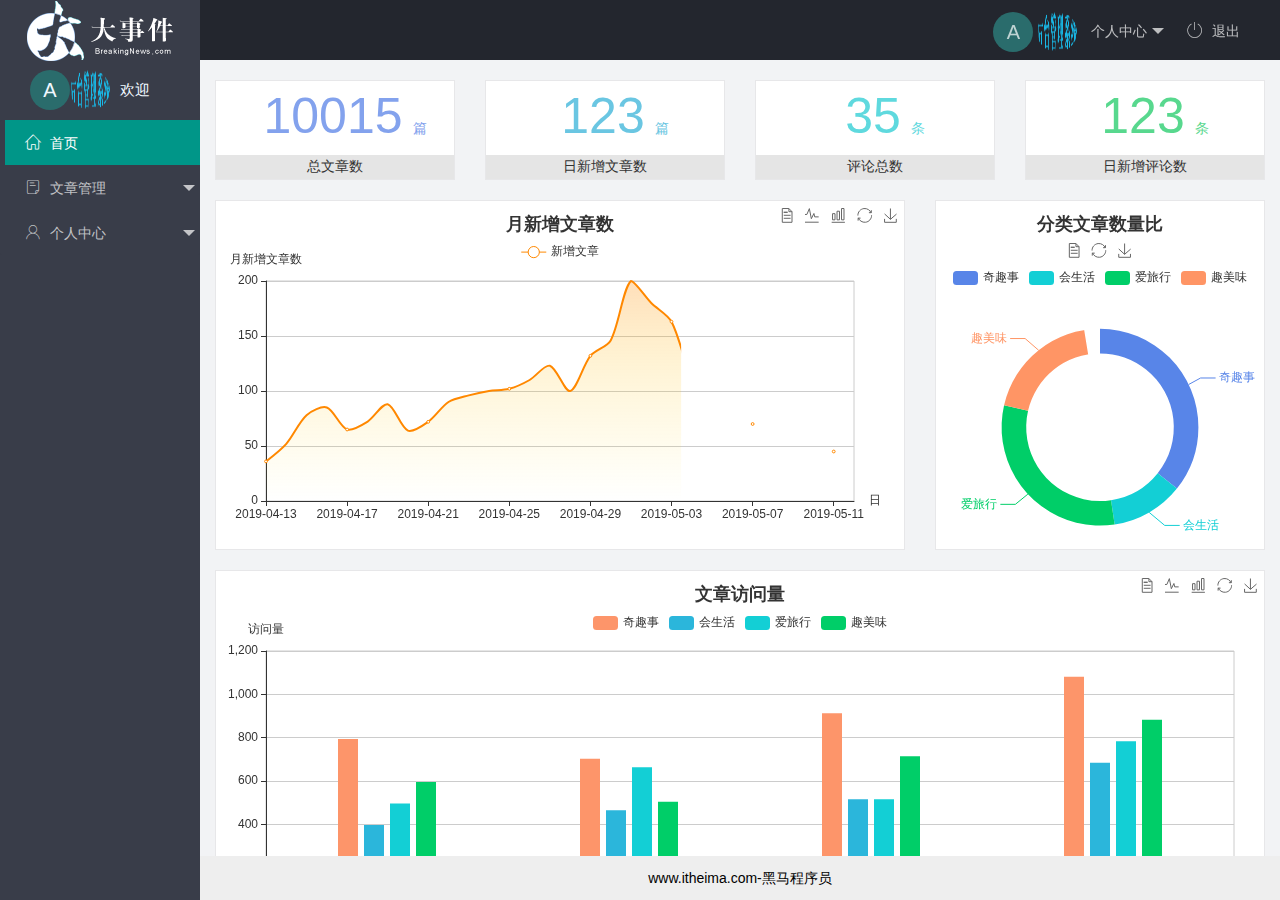
<file: index.html>
<!DOCTYPE html>
<html>

<head>
    <meta charset="utf-8">
    <meta name="viewport" content="width=device-width, initial-scale=1, maximum-scale=1">
    <title>layout 管理系统大布局 - Layui</title>
    <link rel="stylesheet" href="./assets/lib/layui/css/layui.css">
    <link rel="stylesheet" href="./assets/css/index.css">
    <link rel="stylesheet" href="./assets/fonts/iconfont.css">
    <script src="./assets/lib/jquery.js"></script>
</head>

<body>
    <div class="layui-layout layui-layout-admin">
        <div class="layui-header">
            <div class="layui-logo layui-hide-xs layui-bg-black">
                <img src="./assets/images/logo.png" alt="">
            </div>
            <!-- 头部区域（可配合layui 已有的水平导航） -->

            <ul class="layui-nav layui-layout-right">
                <li class="layui-nav-item layui-hide layui-show-md-inline-block">
                    <a href="javascript:;" class="head">
                        <span class="spanhead sp">A</span>
                        <img style="width: 40px; height: 40px;" src="./assets/images/login_title.png" class="layui-nav-img"> 个人中心
                    </a>
                    <dl class="layui-nav-child">
                        <dd><a href="./user/user.html" target="fm">基本资料</a></dd>
                        <dd><a href="./Avatar.html" target="fm">更换头像</a></dd>
                        <dd><a href="./password.html" target="fm">重置密码</a></dd>
                    </dl>
                </li>
                <li class="layui-nav-item" lay-header-event="menuRight" lay-unselect>
                    <a href="javascript:;" class="quit">
                        <span class="iconfont icon-tuichu"></span>
                        <!-- <i class="layui-icon layui-icon-logout"></i>  -->
                        退出
                    </a>
                </li>
            </ul>
        </div>

        <div class="layui-side layui-bg-black">
            <div class="layui-side-scroll">
                <a class="head" href="javascript:;">
                    <span class="spanhead sp1">A</span>
                    <img src="./assets/images/login_title.png" class="layui-nav-img" style="width: 40px; height: 40px;"> 欢迎&nbsp; <span class="usernamespan"></span>
                </a>
                <!-- 左侧导航区域（可配合layui已有的垂直导航） -->
                <ul class="layui-nav layui-nav-tree leftui" lay-shrink="all" lay-filter="test">
                    <!-- <li class="layui-nav-item layui-nav-itemed">
                        <i class="layui-icon layui-icon-home"></i>
                        <a class="" href="javascript:;">首页</a>
                    </li> -->
                    <li class="layui-nav-item layui-nav-itemed">
                        <!-- <i></i> -->
                        <!-- <i class="layui-icon layui-icon-home home"></i> -->
                        <a class="layui-this" href="./home/dashboard.html" target="fm">
                            <span class="iconfont icon-home"></span> 首页
                        </a>
                    </li>
                    <li class="layui-nav-item">

                        <!-- <i class="layui-icon layui-icon-face-smile article"></i> -->
                        <a href="javascript:;">
                            <span class="iconfont icon-16"></span> 文章管理
                        </a>
                        <dl class="layui-nav-child">
                            <dd><a href="javascript:;">文章类别</a></dd>
                            <dd><a href="javascript:;">文章列表</a></dd>
                            <dd><a href="javascript:;">发表文章</a></dd>
                        </dl>
                    </li>
                    <li class="layui-nav-item">

                        <!-- <i class="layui-icon layui-icon-username person"></i> -->
                        <a href="javascript:;">
                            <span class="iconfont icon-user"></span> 个人中心
                        </a>
                        <dl class="layui-nav-child">
                            <dd><a href="./user/user.html" target="fm">基本资料</a></dd>
                            <dd><a href="./Avatar.html" target="fm">更换头像</a></dd>
                            <dd><a href="./password.html" target="fm">重置密码</a></dd>
                        </dl>
                    </li>
                    <!-- <li class="layui-nav-item"><a href="">the links</a></li> -->
                </ul>
            </div>
        </div>

        <div class="layui-body">
            <iframe name="fm" src="./home/dashboard.html" frameborder="0"></iframe>
        </div>

        <div class="layui-footer">
            <!-- 底部固定区域 -->
            <!-- 底部固定区域 -->
            www.itheima.com-黑马程序员
        </div>
    </div>
    <script src="./assets/lib/layui/layui.all.js"></script>
    <script src="./base.js"></script>
    <script>
        $(function() {
            var layer = null;
            layui.use('layer', function() {
                layer = layui.layer;
                // layer.area = ['5000px', '300px'];
                // layer.msg('hello');
            });
            // $.ajaxPrefilter((options) => {
            //     options.url = "http://www.liulongbin.top:3007" + options.url;
            //     // 是否包含字符
            //     if (options.url.indexOf('/my/') !== -1) {
            //         options.headers = {
            //             Authorization: localStorage.getItem("token") || ""
            //         };
            //     }
            // });
            // init();


            init();
        });

        function init() {
            // var loc = ;
            $.ajax({
                method: 'GET',
                url: '/my/userinfo',
                success: function(res) {
                    if (res.status == 0) {
                        console.log(res);
                        var pic = res.data.user_pic;
                        // console.log(pic);
                        // $('a.head').text(res.username);
                        var name = res.data.nickname || res.data.username;
                        $('.usernamespan').html(name);
                        if (res.data.user_pic == null) {
                            $('.spanhead').text(name[0].toUpperCase()).show();
                            $('.layui-nav-img').hide();
                        } else {
                            $('.spanhead').hide();
                            console.log("dsncjaklnl");
                            var t = "";
                            // t.sp
                            $('.layui-nav-img').prop("src", res.data.user_pic).show();
                        }
                    } else {
                        // layer.alert("获取用户登录信息失败");
                        if (res.status == 1 && res.message == "身份认证失败！") {
                            location.href = './login.html';
                            // 防止程序员手写token
                            localStorage.removeItem('token');
                        }
                    }
                }
            });
        }
        $('.quit').on("click", function() {
            layer.confirm('确定退出登录?', {
                icon: 3,
            }, function(index) {
                layer.close(index);
                localStorage.removeItem('token');
                location.href = "./login.html";
            });
        });
    </script>
</body>

</html>
</file>
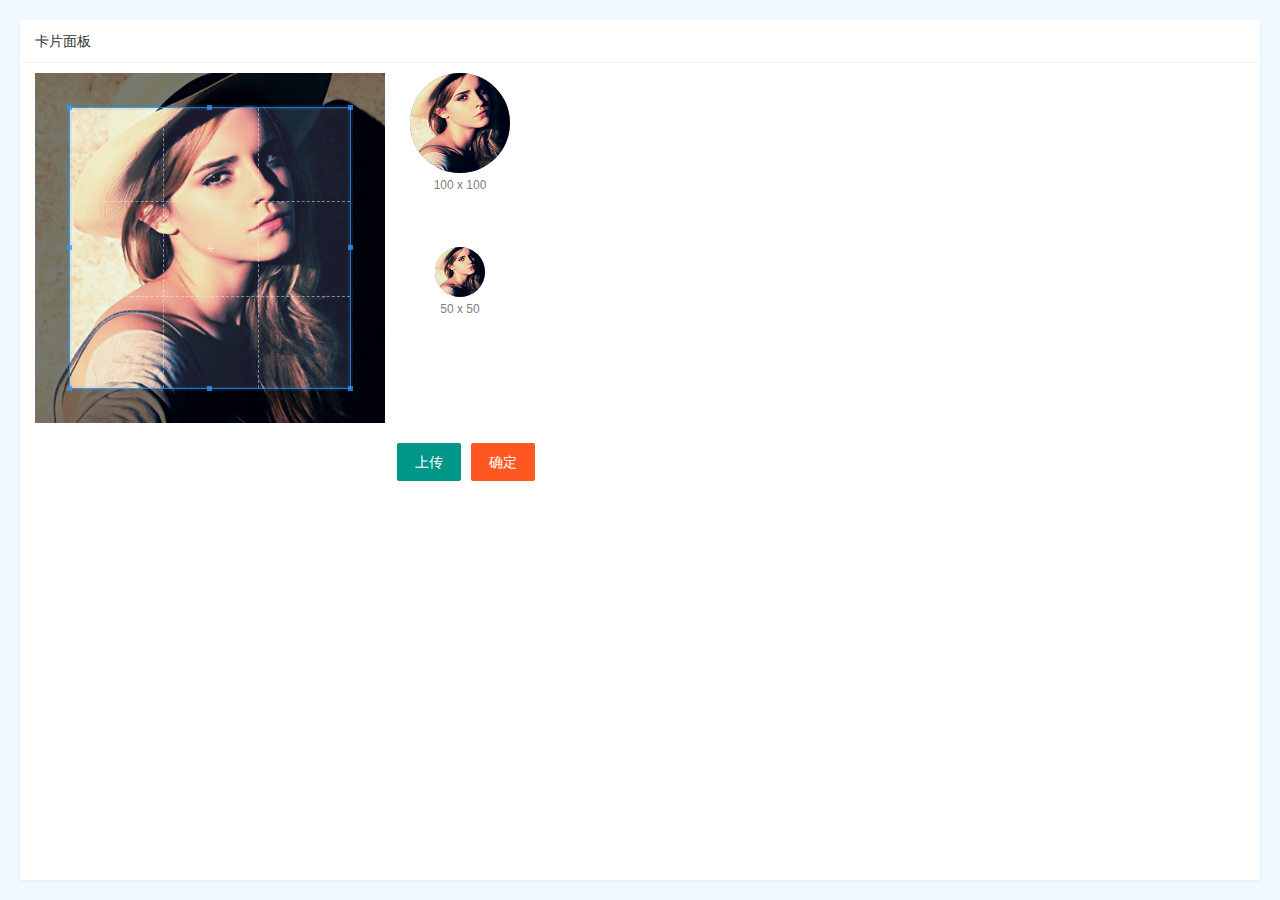
<file: Avatar.html>
<!DOCTYPE html>
<html lang="en">

<head>
    <meta charset="UTF-8">
    <meta http-equiv="X-UA-Compatible" content="IE=edge">
    <meta name="viewport" content="width=device-width, initial-scale=1.0">
    <title>Document</title>
    <link rel="stylesheet" href="./assets/lib/layui/css/layui.css">
    <link rel="stylesheet" href="./assets/lib/cropper/cropper.css">
    <style>
        * {
            margin: 0;
            padding: 0;
        }
        
        html {
            height: 100%;
        }
        
        body {
            height: calc(100% - 40px);
            /* height: 400px; */
            /* height: calc(100% - 20px); */
            /* padding-bottom: 20px; */
            margin: 20px;
            margin: 20px;
            box-sizing: border-box;
            background-color: aliceblue;
        }
        
        .layui-card {
            height: 100% !important;
        }
        /* 设置卡片主体区域的宽度 */
        
        .layui-card-body {
            width: 500px;
        }
        /* 设置按钮行的样式 */
        
        .row2 {
            display: flex;
            justify-content: flex-end;
            margin-top: 20px;
        }
        /* 设置裁剪区域的样式 */
        
        .cropper-box {
            width: 350px;
            height: 350px;
            background-color: cyan;
            overflow: hidden;
        }
        /* 设置第一个预览区域的样式 */
        
        .w100 {
            width: 100px;
            height: 100px;
            background-color: gray;
        }
        /* 设置第二个预览区域的样式 */
        
        .w50 {
            width: 50px;
            height: 50px;
            background-color: gray;
            margin-top: 50px;
        }
        /* 设置预览区域下方文本的样式 */
        
        .size {
            font-size: 12px;
            color: gray;
            text-align: center;
        }
        /* 设置图片行的样式 */
        
        .row1 {
            display: flex;
        }
        /* 设置 preview-box 区域的的样式 */
        
        .preview-box {
            display: flex;
            flex-direction: column;
            flex: 1;
            align-items: center;
        }
        /* 设置 img-preview 区域的样式 */
        
        .img-preview {
            overflow: hidden;
            border-radius: 50%;
        }
        
        #file {
            display: none;
        }
    </style>
</head>

<body>
    <div class="layui-card">
        <div class="layui-card-header">卡片面板</div>
        <div class="layui-card-body">
            <!-- 第一行的图片裁剪和预览区域 -->
            <div class="row1">
                <!-- 图片裁剪区域 -->
                <div class="cropper-box">
                    <!-- 这个 img 标签很重要，将来会把它初始化为裁剪区域 -->
                    <img id="image" src="/assets/images/sample.jpg" />
                </div>
                <!-- 图片的预览区域 -->
                <div class="preview-box">
                    <div>
                        <!-- 宽高为 100px 的预览区域 -->
                        <div class="img-preview w100"></div>
                        <p class="size">100 x 100</p>
                    </div>
                    <div>
                        <!-- 宽高为 50px 的预览区域 -->
                        <div class="img-preview w50"></div>
                        <p class="size">50 x 50</p>
                    </div>
                </div>
            </div>

            <!-- 第二行的按钮区域 -->
            <div class="row2">
                <input type="file" name="" id="file" accept="image/png,image/jpeg">
                <button type="button" class="layui-btn" id="test">上传</button>
                <button type="button" class="layui-btn layui-btn-danger sure">确定</button>
            </div>

        </div>
    </div>

    <script src="./assets/lib/jquery.js"></script>
    <script src="./assets/lib/cropper/Cropper.js"></script>
    <script src="./assets/lib/cropper/jquery-cropper.js"></script>
    <script src="./assets/lib/layui/layui.js"></script>
    <script src="./base.js"></script>
    <!-- <script src="/static/build/layui.js"></script> -->
    <script>
        // 1.1 获取裁剪区域的 DOM 元素
        var $image = $('#image')
            // 1.2 配置选项
        const options = {
            // 纵横比 ==宽高1：1
            aspectRatio: 1,
            // 指定预览区域
            preview: '.img-preview'
        }

        // 1.3 创建裁剪区域
        $image.cropper(options);

        layui.use('upload', function() {
            var upload = layui.upload;

            //执行实例
            // var uploadInst = upload.render({
            //     elem: '#test1' //绑定元素
            //         ,
            //     url: 'localhost' //上传接口
            //         ,
            //     done: function(res) {
            //         //上传完毕回调
            //     },
            //     error: function() {
            //         //请求异常回调
            //     }
            // });
            $('#test').on('click', function(res) {
                $('#file').click();
            });
            var newURL = null;
            $('#file').on('change', function(res) {
                if (res) {
                    var file = res.target.files[0];
                    URL.revokeObjectURL(newURL);
                    newURL = URL.createObjectURL(file);
                    $image
                        .cropper('destroy') // 销毁旧的裁剪区域
                        .attr('src', newURL) // 重新设置图片路径
                        .cropper(options); // 重新初始化裁剪区域
                }
            });
            $('.sure').on('click', function() {
                var dataURL = $image
                    .cropper('getCroppedCanvas', { // 创建一个 Canvas 画布
                        width: 100,
                        height: 100
                    })
                    .toDataURL('image/png') // 将 Canvas 画布上的内容，转化为 base64 格式的字符串
                $.ajax({
                    method: 'POST',
                    url: '/my/update/avatar',
                    data: {
                        avatar: dataURL
                    },
                    success: function(res) {
                        if (res.status == 0) {
                            window.parent.init();
                        }
                    }
                })
            });
        });
    </script>
</body>

</html>
</file>
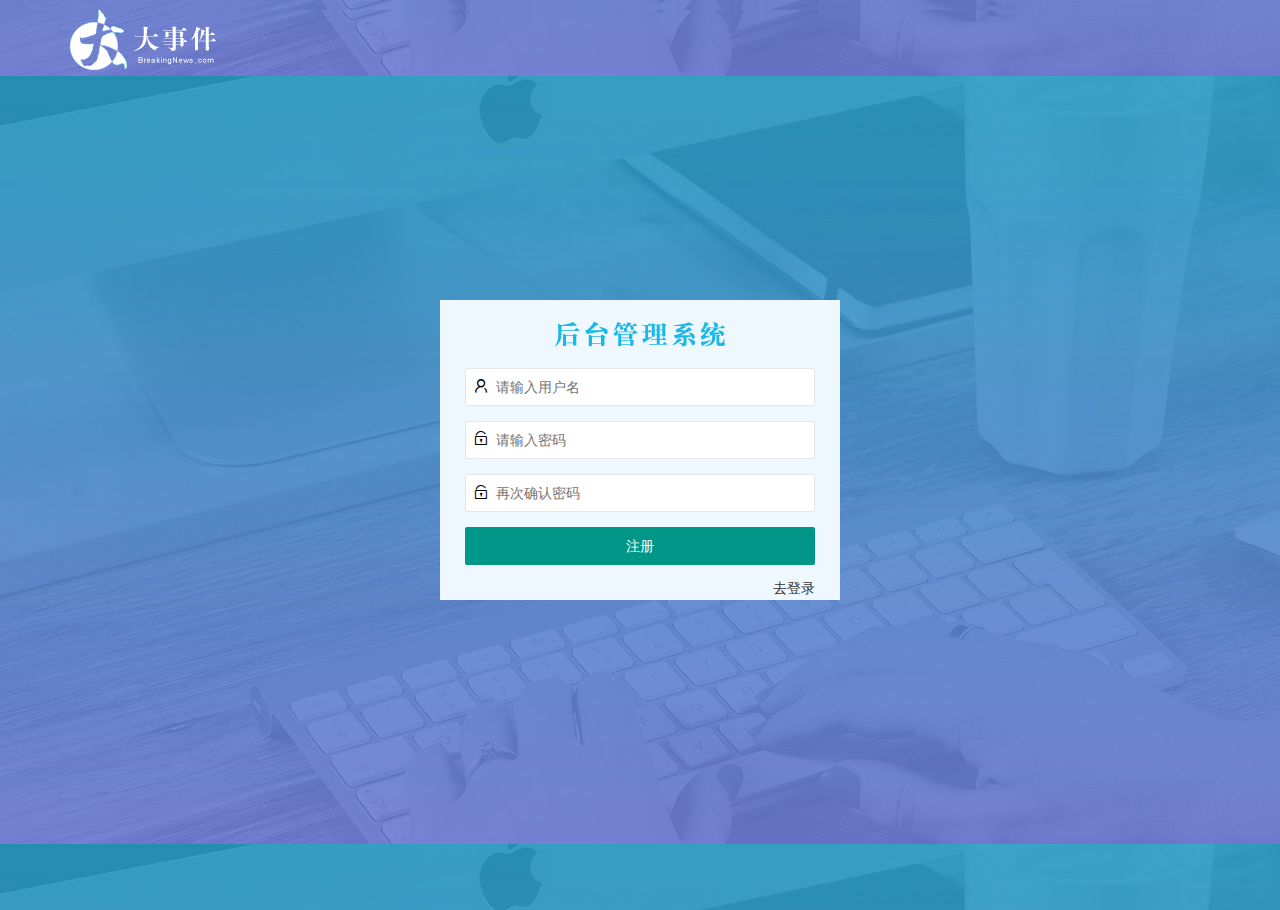
<file: login.html>
<!-- ahnkjs -->
<!-- 28780890@qq.com -->
<!DOCTYPE html>
<html lang="en">

<head>
    <meta charset="UTF-8">
    <meta http-equiv="X-UA-Compatible" content="IE=edge">
    <meta name="viewport" content="width=device-width, initial-scale=1.0">
    <title>Document</title>
    <!-- <link rel="stylesheet" href="./l"> -->
    <link rel="stylesheet" href="./assets/lib/layui/css/layui.css">
    <!-- <script src="./assets/lib/layui/layui.js"></script> -->
    <link rel="stylesheet" href="./assets/lib/layui/css/login.css">
    <!-- <link rel="stylesheet" href="./assets/lib/layui/layui.all.js"> -->
    <script src="./assets/lib/jquery.js"></script>
    <!-- <script src="./assets/js/login.js"></script> -->
</head>

<body>
    <h1 class="layui-main"><img src="./assets/images/logo.png" alt=""></h1>

    <div class="main">
        <h2 class="title"></h2>
        <form class="login layui-form">
            <div class="layui-form-item">
                <input type="text" name="username" required lay-verify="required" placeholder="请输入用户名" autocomplete="off" class="layui-input username" title="请输入用户名">
                <i class="layui-icon layui-icon-username"></i>
            </div>
            <div class="layui-form-item">
                <i class="layui-icon layui-icon-password pass3"></i>
                <input type="password" name="password" required lay-verify="required|password" placeholder="请输入密码" autocomplete="off" class="layui-input password" title="请输入密码">
            </div>
            <div class="layui-form-item">
                <button class="layui-btn layui-btn-normal loginbtn" lay-submit lay-filter="formDemo">登录</button>
            </div>
            <div class="layui-form-item">
                <a href="javascript:;" class="loginturn">去注册账号</a>
            </div>
        </form>
        <form class="rig layui-form">
            <div class="layui-form-item">
                <input type="text" name="username" required lay-verify="required" placeholder="请输入用户名" autocomplete="off" class="layui-input username" title="请输入用户名">
                <i class="layui-icon layui-icon-username"></i>
            </div>
            <div class="layui-form-item">
                <i class="layui-icon layui-icon-password pass1"></i>
                <input type="password" name="password" required lay-verify="required|password" placeholder="请输入密码" autocomplete="off" class="layui-input password1" title="请输入密码">
            </div>
            <div class="layui-form-item">
                <i class="layui-icon layui-icon-password pass2"></i>
                <input type="password" name="password" required lay-verify="required|password1" placeholder="再次确认密码" autocomplete="off" class="layui-input" title="再次确认密码">
            </div>
            <div class="layui-form-item">
                <button class="layui-btn" lay-submit lay-filter="formDemo">注册</button>
            </div>
            <div class="layui-form-item">
                <a href="javascript:;" class="rigturn">去登录</a>
            </div>
        </form>
    </div>
    <!-- 不能放在DOM元素前面 -->
    <script src="./assets/lib/layui/layui.js"></script>
    <script>
        // layer.msg('hello');
    </script>
    <!-- <base href=""> -->
    <script>
        $(function() {
            layui.use('form', function() {
                var form = layui.form;
                form.verify({
                    password: function(value, item) {
                        var t = /^[0-9a-zA-Z_-]{6,12}$/
                        if (value == "") {
                            return "不能为空"
                        }
                        if (t.test(value) == false) {
                            return "密码必须大于6位小于12"
                        }
                    },
                    password1: function(value, index) {
                        if ($('.password1').val() != value) {
                            return "两次密码不一致"
                        }
                    }
                });
            });
            $('.loginturn').on("click", function() {
                $(this).parent().parent().hide();
                $('.rig').show();
            });
            $('.rigturn').on("click", function() {
                // $(this).toggle();
                $('.login').show();
                $(this).parent().parent().hide();
            });
            var layer = null;
            layui.use('layer', function() {
                layer = layui.layer;
                layer.area = ['5000px', '300px'];
                // layer.msg('hello');
            });

            function login(name, pass) {

            }

            function rig(name, pass) {

            }

            $.ajaxPrefilter(function(options) {
                // options.
                options.url = 'http://www.liulongbin.top:3007/' + options.url;

            });

            // 登录
            $('.login').on("submit", function(e) {
                // 一定要取消他的默认行为
                e.preventDefault();
                $.ajax({
                    method: 'POST',
                    url: 'api/login',
                    data: $(this).serialize(),
                    success: function(res) {
                        if (res.status == '0') {
                            layer.alert("登陆成功");
                            localStorage.setItem("token", res.token);
                            location.href = "./index.html";
                        } else {
                            layer.alert("登陆失败");
                        }
                    }
                }).then(function(res) {
                    // layer.alert(res.message);
                });
            });
            // 注册
            $('.rig').on("submit", function(e) {
                // 一定要取消他的默认行为
                e.preventDefault();
                $.ajax({
                    method: 'POST',
                    url: 'api/reguser',
                    data: {
                        username: $(this).find('.username').val(),
                        password: $(this).find('.password1').val()
                    },
                    success: function(res) {
                        if (res.status == 0) {
                            layer.alert(res.message);
                            $('.rigturn').click();
                        }
                    }
                }).then(function(res) {

                });
            });
        });
    </script>
</body>

</html>
</file>
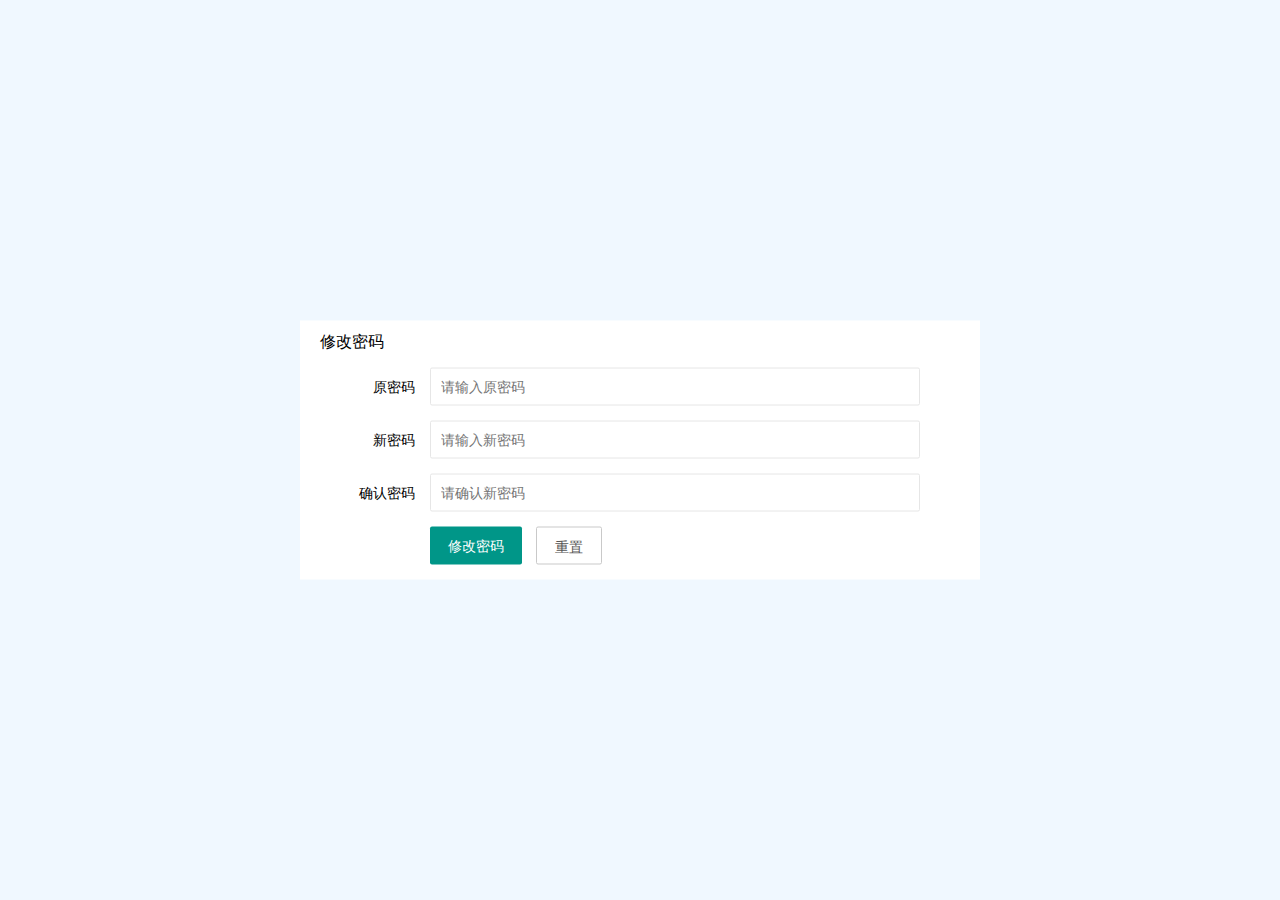
<file: password.html>
<!DOCTYPE html>
<html lang="en">

<head>
    <meta charset="UTF-8">
    <meta http-equiv="X-UA-Compatible" content="IE=edge">
    <meta name="viewport" content="width=device-width, initial-scale=1.0">
    <title>Document</title>
    <link rel="stylesheet" href="./assets/lib/layui/css/layui.css">
    <link rel="stylesheet" href="./assets/css/user.css">
    <script src="./assets/lib/jquery.js"></script>

</head>

<body>
    <form class="layui-form" lay-filter="formUserInfo">
        <!-- 不可见 -->
        <input type="hidden" name="id">
        <div class="layui-form-item">
            <h3>修改密码</h3>
        </div>
        <div class="layui-form-item">
            <label class="layui-form-label">原密码</label>
            <div class="layui-input-block">
                <input type="text" name="oldPwd" lay-verify="required|pwd" placeholder="请输入原密码" autocomplete="off" class="layui-input oldpassword">
            </div>
        </div>
        <div class="layui-form-item">
            <label class="layui-form-label">新密码</label>
            <div class="layui-input-block">
                <input type="password" name="newPwd" required lay-verify="required|pwd|newpassword" placeholder="请输入新密码" autocomplete="off" class="layui-input newpassword">
            </div>
        </div>
        <div class="layui-form-item">
            <label class="layui-form-label">确认密码</label>
            <div class="layui-input-block">
                <input type="password" name="" required lay-verify="required|pwd" placeholder="请确认新密码" autocomplete="off" class="layui-input surepassword">
            </div>
        </div>
        <div class="layui-form-item">
            <div class="layui-input-block">
                <button class="layui-btn" lay-submit lay-filter="formDemo">修改密码</button>
                <button type="reset" class="layui-btn layui-btn-primary myreset">重置</button>
            </div>
        </div>
    </form>
    <script src="./assets/lib/layui/layui.all.js"></script>
    <script src="./base.js"></script>
    <!-- <script src="../index.html"></script> -->
    <script>
        $(function() {
            $('.myreset').on('submit', function(e) {});
            // $.ajaxPrefilter((options) => {
            //     options.url = "http://www.liulongbin.top:3007" + options.url;
            //     // 是否包含字符
            //     if (options.url.indexOf('/my/') !== -1) {
            //         options.headers = {
            //             Authorization: localStorage.getItem("token") || ""
            //         };
            //     }
            // });
            $('form').on('submit', function(e) {
                e.preventDefault();
                if ($('.surepassword').val() != $('.newpassword').val()) {
                    return layer.alert("两次密码不一致");
                }
                $.ajax({
                    method: 'POST',
                    url: '/my/updatepwd',
                    // data: {
                    //     oldPwd: $('.oldpassword').val(),
                    //     newPwd: $('.newpassword').val(),
                    // },
                    data: $(this).serialize(),
                    success: function(res) {
                        if (res.status != 0) {
                            layer.alert(res.message);
                        } else {
                            layer.alert(res.message);
                        }
                    }
                });
            });
        });
    </script>
</body>

</html>
</file>
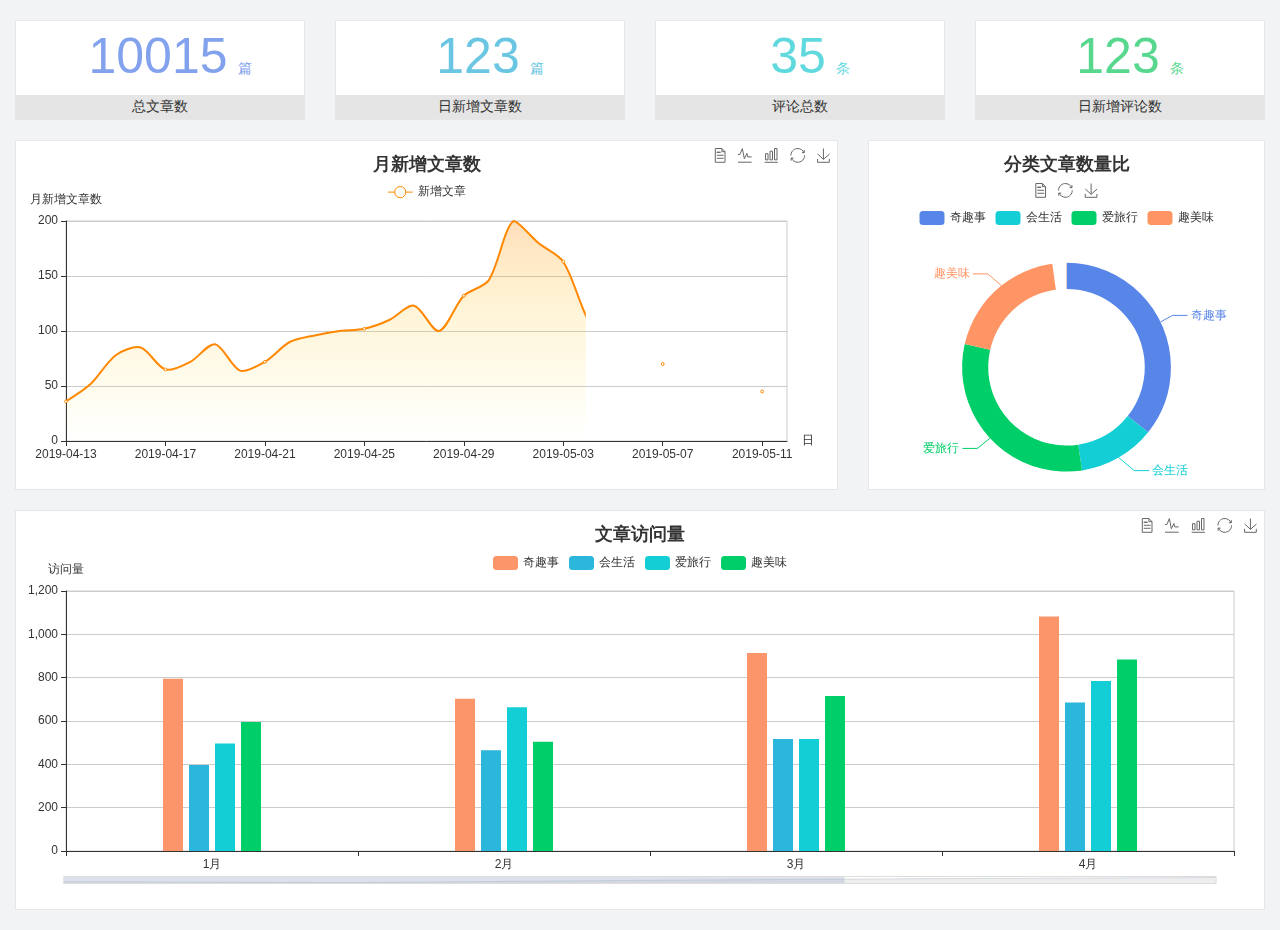
<file: home/dashboard.html>
<!DOCTYPE html>
<html lang="en">

<head>
    <meta charset="UTF-8">
    <meta name="viewport" content="width=device-width, initial-scale=1.0">
    <meta http-equiv="X-UA-Compatible" content="ie=edge">
    <title>图表统计</title>
    <link rel="stylesheet" href="../assets/lib/bootstrap.css" />
    <link rel="stylesheet" href="../assets/lib/main.css" />
    <script src="../assets/lib/jquery.js"></script>
    <script type="text/javascript" src="../assets/lib/echarts.min.js"></script>
</head>

<body>
    <div class="container-fluid">
        <div class="row spannel_list">
            <div class="col-sm-3 col-xs-6">
                <div class="spannel">
                    <em>10015</em><span>篇</span>
                    <b>总文章数</b>
                </div>
            </div>
            <div class="col-sm-3 col-xs-6">
                <div class="spannel scolor01">
                    <em>123</em><span>篇</span>
                    <b>日新增文章数</b>
                </div>
            </div>
            <div class="col-sm-3 col-xs-6">
                <div class="spannel scolor02">
                    <em>35</em><span>条</span>
                    <b>评论总数</b>
                </div>
            </div>
            <div class="col-sm-3 col-xs-6">
                <div class="spannel scolor03">
                    <em>123</em><span>条</span>
                    <b>日新增评论数</b>
                </div>
            </div>
        </div>
    </div>

    <div class="container-fluid">
        <div class="row curve-pie">
            <div class="col-lg-8 col-md-8">
                <div class="gragh_pannel" id="curve_show"></div>
            </div>
            <div class="col-lg-4 col-md-4">
                <div class="gragh_pannel" id="pie_show"></div>
            </div>
        </div>
    </div>

    <div class="container-fluid">
        <div class="column_pannel" id="column_show"></div>
    </div>

    <script>
        var oChart = echarts.init(document.getElementById('curve_show'));
        var aList_all = [{
            'count': 36,
            'date': '2019-04-13'
        }, {
            'count': 52,
            'date': '2019-04-14'
        }, {
            'count': 78,
            'date': '2019-04-15'
        }, {
            'count': 85,
            'date': '2019-04-16'
        }, {
            'count': 65,
            'date': '2019-04-17'
        }, {
            'count': 72,
            'date': '2019-04-18'
        }, {
            'count': 88,
            'date': '2019-04-19'
        }, {
            'count': 64,
            'date': '2019-04-20'
        }, {
            'count': 72,
            'date': '2019-04-21'
        }, {
            'count': 90,
            'date': '2019-04-22'
        }, {
            'count': 96,
            'date': '2019-04-23'
        }, {
            'count': 100,
            'date': '2019-04-24'
        }, {
            'count': 102,
            'date': '2019-04-25'
        }, {
            'count': 110,
            'date': '2019-04-26'
        }, {
            'count': 123,
            'date': '2019-04-27'
        }, {
            'count': 100,
            'date': '2019-04-28'
        }, {
            'count': 132,
            'date': '2019-04-29'
        }, {
            'count': 146,
            'date': '2019-04-30'
        }, {
            'count': 200,
            'date': '2019-05-01'
        }, {
            'count': 180,
            'date': '2019-05-02'
        }, {
            'count': 163,
            'date': '2019-05-03'
        }, {
            'count': 110,
            'date': '2019-05-04'
        }, {
            'count': 80,
            'date': '2019-05-05'
        }, {
            'count': 82,
            'date': '2019-05-06'
        }, {
            'count': 70,
            'date': '2019-05-07'
        }, {
            'count': 65,
            'date': '2019-05-08'
        }, {
            'count': 54,
            'date': '2019-05-09'
        }, {
            'count': 40,
            'date': '2019-05-10'
        }, {
            'count': 45,
            'date': '2019-05-11'
        }, {
            'count': 38,
            'date': '2019-05-12'
        }, ];

        let aCount = [];
        let aDate = [];

        for (var i = 0; i < aList_all.length; i++) {
            aCount.push(aList_all[i].count);
            aDate.push(aList_all[i].date);
        }

        var chartopt = {
            title: {
                text: '月新增文章数',
                left: 'center',
                top: '10'
            },
            tooltip: {
                trigger: 'axis'
            },
            legend: {
                data: ['新增文章'],
                top: '40'
            },
            toolbox: {
                show: true,
                feature: {
                    mark: {
                        show: true
                    },
                    dataView: {
                        show: true,
                        readOnly: false
                    },
                    magicType: {
                        show: true,
                        type: ['line', 'bar']
                    },
                    restore: {
                        show: true
                    },
                    saveAsImage: {
                        show: true
                    }
                }
            },
            calculable: true,
            xAxis: [{
                name: '日',
                type: 'category',
                boundaryGap: false,
                data: aDate
            }],
            yAxis: [{
                name: '月新增文章数',
                type: 'value'
            }],
            series: [{
                name: '新增文章',
                type: 'line',
                smooth: true,
                itemStyle: {
                    normal: {
                        areaStyle: {
                            type: 'default'
                        },
                        color: '#f80'
                    },
                    lineStyle: {
                        color: '#f80'
                    }
                },
                data: aCount
            }],
            areaStyle: {
                normal: {
                    color: new echarts.graphic.LinearGradient(0, 0, 0, 1, [{
                        offset: 0,
                        color: 'rgba(255,136,0,0.39)'
                    }, {
                        offset: .34,
                        color: 'rgba(255,180,0,0.25)'
                    }, {
                        offset: 1,
                        color: 'rgba(255,222,0,0.00)'
                    }])

                }
            },
            grid: {
                show: true,
                x: 50,
                x2: 50,
                y: 80,
                height: 220
            }
        };

        oChart.setOption(chartopt);


        var oPie = echarts.init(document.getElementById('pie_show'));
        var oPieopt = {
            title: {
                top: 10,
                text: '分类文章数量比',
                x: 'center'
            },
            tooltip: {
                trigger: 'item',
                formatter: "{a} <br/>{b} : {c} ({d}%)"
            },
            color: ['#5885e8', '#13cfd5', '#00ce68', '#ff9565'],
            legend: {
                x: 'center',
                top: 65,
                data: ['奇趣事', '会生活', '爱旅行', '趣美味']
            },
            toolbox: {
                show: true,
                x: 'center',
                top: 35,
                feature: {
                    mark: {
                        show: true
                    },
                    dataView: {
                        show: true,
                        readOnly: false
                    },
                    magicType: {
                        show: true,
                        type: ['pie', 'funnel'],
                        option: {
                            funnel: {
                                x: '25%',
                                width: '50%',
                                funnelAlign: 'left',
                                max: 1548
                            }
                        }
                    },
                    restore: {
                        show: true
                    },
                    saveAsImage: {
                        show: true
                    }
                }
            },
            calculable: true,
            series: [{
                name: '访问来源',
                type: 'pie',
                radius: ['45%', '60%'],
                center: ['50%', '65%'],
                data: [{
                    value: 300,
                    name: '奇趣事'
                }, {
                    value: 100,
                    name: '会生活'
                }, {
                    value: 260,
                    name: '爱旅行'
                }, {
                    value: 180,
                    name: '趣美味'
                }]
            }]
        };
        oPie.setOption(oPieopt);



        var oColumn = this.echarts.init(document.getElementById('column_show'));
        var oColumnopt = {
            title: {
                text: '文章访问量',
                left: 'center',
                top: '10'
            },
            tooltip: {
                trigger: 'axis'
            },
            legend: {
                data: ['奇趣事', '会生活', '爱旅行', '趣美味'],
                top: '40'
            },
            toolbox: {
                show: true,
                feature: {
                    mark: {
                        show: true
                    },
                    dataView: {
                        show: true,
                        readOnly: false
                    },
                    magicType: {
                        show: true,
                        type: ['line', 'bar']
                    },
                    restore: {
                        show: true
                    },
                    saveAsImage: {
                        show: true
                    }
                }
            },
            calculable: true,
            xAxis: [{
                type: 'category',
                data: ['1月', '2月', '3月', '4月', '5月']
            }],
            yAxis: [{
                name: '访问量',
                type: 'value'
            }],
            series: [{
                name: '奇趣事',
                type: 'bar',
                barWidth: 20,
                itemStyle: {
                    normal: {
                        areaStyle: {
                            type: 'default'
                        },
                        color: '#fd956a'
                    }
                },
                data: [800, 708, 920, 1090, 1200]
            }, {
                name: '会生活',
                type: 'bar',
                barWidth: 20,
                itemStyle: {
                    normal: {
                        areaStyle: {
                            type: 'default'
                        },
                        color: '#2bb6db'
                    }
                },
                data: [400, 468, 520, 690, 800]
            }, {
                name: '爱旅行',
                type: 'bar',
                barWidth: 20,
                itemStyle: {
                    normal: {
                        areaStyle: {
                            type: 'default'
                        },
                        color: '#13cfd5'
                    }
                },
                data: [500, 668, 520, 790, 900]
            }, {
                name: '趣美味',
                type: 'bar',
                barWidth: 20,
                itemStyle: {
                    normal: {
                        areaStyle: {
                            type: 'default'
                        },
                        color: '#00ce68'
                    }
                },
                data: [600, 508, 720, 890, 1000]
            }],
            grid: {
                show: true,
                x: 50,
                x2: 30,
                y: 80,
                height: 260
            },
            dataZoom: [ //给x轴设置滚动条
                {
                    start: 0, //默认为0
                    end: 100 - 1000 / 31, //默认为100
                    type: 'slider',
                    show: true,
                    xAxisIndex: [0],
                    handleSize: 0, //滑动条的 左右2个滑动条的大小
                    height: 8, //组件高度
                    left: 45, //左边的距离
                    right: 50, //右边的距离
                    bottom: 26, //右边的距离
                    handleColor: '#ddd', //h滑动图标的颜色
                    handleStyle: {
                        borderColor: "#cacaca",
                        borderWidth: "1",
                        shadowBlur: 2,
                        background: "#ddd",
                        shadowColor: "#ddd",
                    }
                }
            ]
        };
        oColumn.setOption(oColumnopt);
    </script>
</body>

</html>
</file>
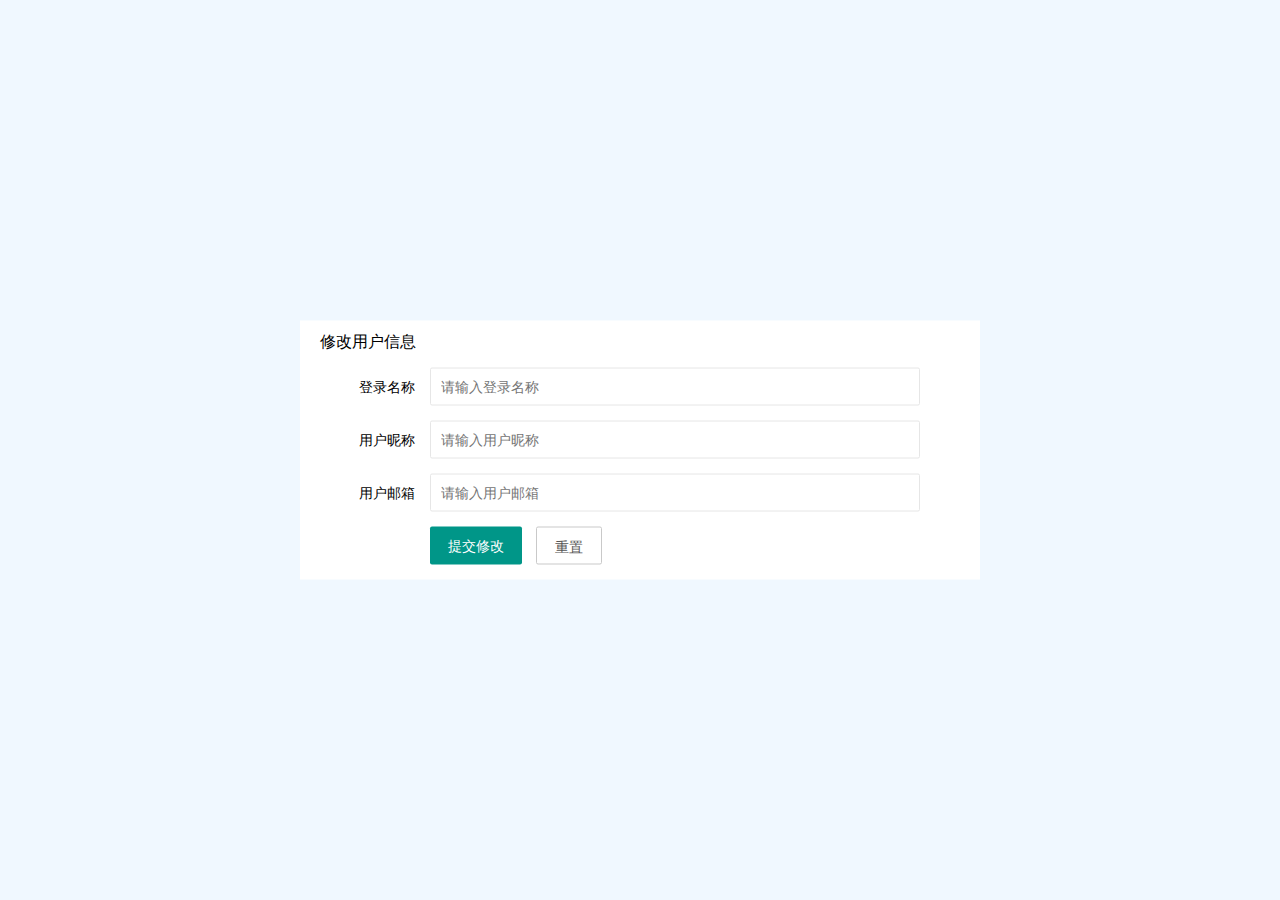
<file: user/user.html>
<!DOCTYPE html>
<html lang="en">

<head>
    <meta charset="UTF-8">
    <meta http-equiv="X-UA-Compatible" content="IE=edge">
    <meta name="viewport" content="width=device-width, initial-scale=1.0">
    <title>Document</title>
    <link rel="stylesheet" href="../assets/lib/layui/css/layui.css">
    <link rel="stylesheet" href="../assets/css/user.css">
    <script src="../assets/lib/jquery.js"></script>

</head>

<body>
    <form class="layui-form" lay-filter="formUserInfo">
        <!-- 不可见 -->
        <input type="hidden" name="id">
        <div class="layui-form-item">
            <h3>修改用户信息</h3>
        </div>
        <div class="layui-form-item">
            <label class="layui-form-label">登录名称</label>
            <div class="layui-input-block">
                <input type="text" name="username" placeholder="请输入登录名称" autocomplete="off" class="layui-input username" readonly>
            </div>
        </div>
        <div class="layui-form-item">
            <label class="layui-form-label">用户昵称</label>
            <div class="layui-input-block">
                <input type="text" name="nickname" required lay-verify="required|nickname" placeholder="请输入用户昵称" autocomplete="off" class="layui-input nickname">
            </div>
        </div>
        <div class="layui-form-item">
            <label class="layui-form-label">用户邮箱</label>
            <div class="layui-input-block">
                <input type="text" name="email" required lay-verify="required|email" placeholder="请输入用户邮箱" autocomplete="off" class="layui-input email">
            </div>
        </div>
        <div class="layui-form-item">
            <div class="layui-input-block">
                <button class="layui-btn" lay-submit lay-filter="formDemo">提交修改</button>
                <button type="reset" class="layui-btn layui-btn-primary myreset">重置</button>
            </div>
        </div>
    </form>
    <script src="../assets/lib/layui/layui.all.js"></script>
    <script src="../base.js"></script>
    <!-- <script src="../index.html"></script> -->
    <script>
        //Demo


        $(function() {
            // init();
            $('form').on("submit", function(e) {
                e.preventDefault();
            });
            //放在请求前面
            // $.ajaxPrefilter((options) => {
            //     options.url = "http://www.liulongbin.top:3007" + options.url;
            //     // 是否包含字符
            //     if (options.url.indexOf('/my/') !== -1) {
            //         options.headers = {
            //             Authorization: localStorage.getItem("token") || ""
            //         };
            //     }
            // });

            init();
            $('form').on('submit', function(e) {
                e.preventDefault();
                $.ajax({
                    method: 'POST',
                    url: '/my/userinfo',
                    // data: {
                    //     id: $('.username').val(),
                    //     nickname: $('.nickname').val(),
                    //     email: $('.email').val()
                    // },
                    data: $(this).serialize(),
                    success: function(res) {
                        // if($('.nickname').val()){

                        // }
                        // init()函数不能放在$(function(){})里面
                        $('.nickname').val() && window.parent.init();
                        // window.parent.reload();
                    }
                });
            });

            $('.myreset').on('click', function(e) {
                e.preventDefault();
                init();
                // $('form').find('[name=nickname]').text("");
                // $('form').find('[name=email]').text("");
            });
        });

        function init() {
            $.ajax({
                method: 'GET',
                url: '/my/userinfo',
                success: function(res) {
                    if (res.status != 0) {
                        layer.alert("获取用户信息失败");
                    }
                    // layer.alert('成功');
                    else {
                        form.val('formUserInfo', res.data);
                    }
                }
            });
        }
    </script>

</body>

</html>
</file>
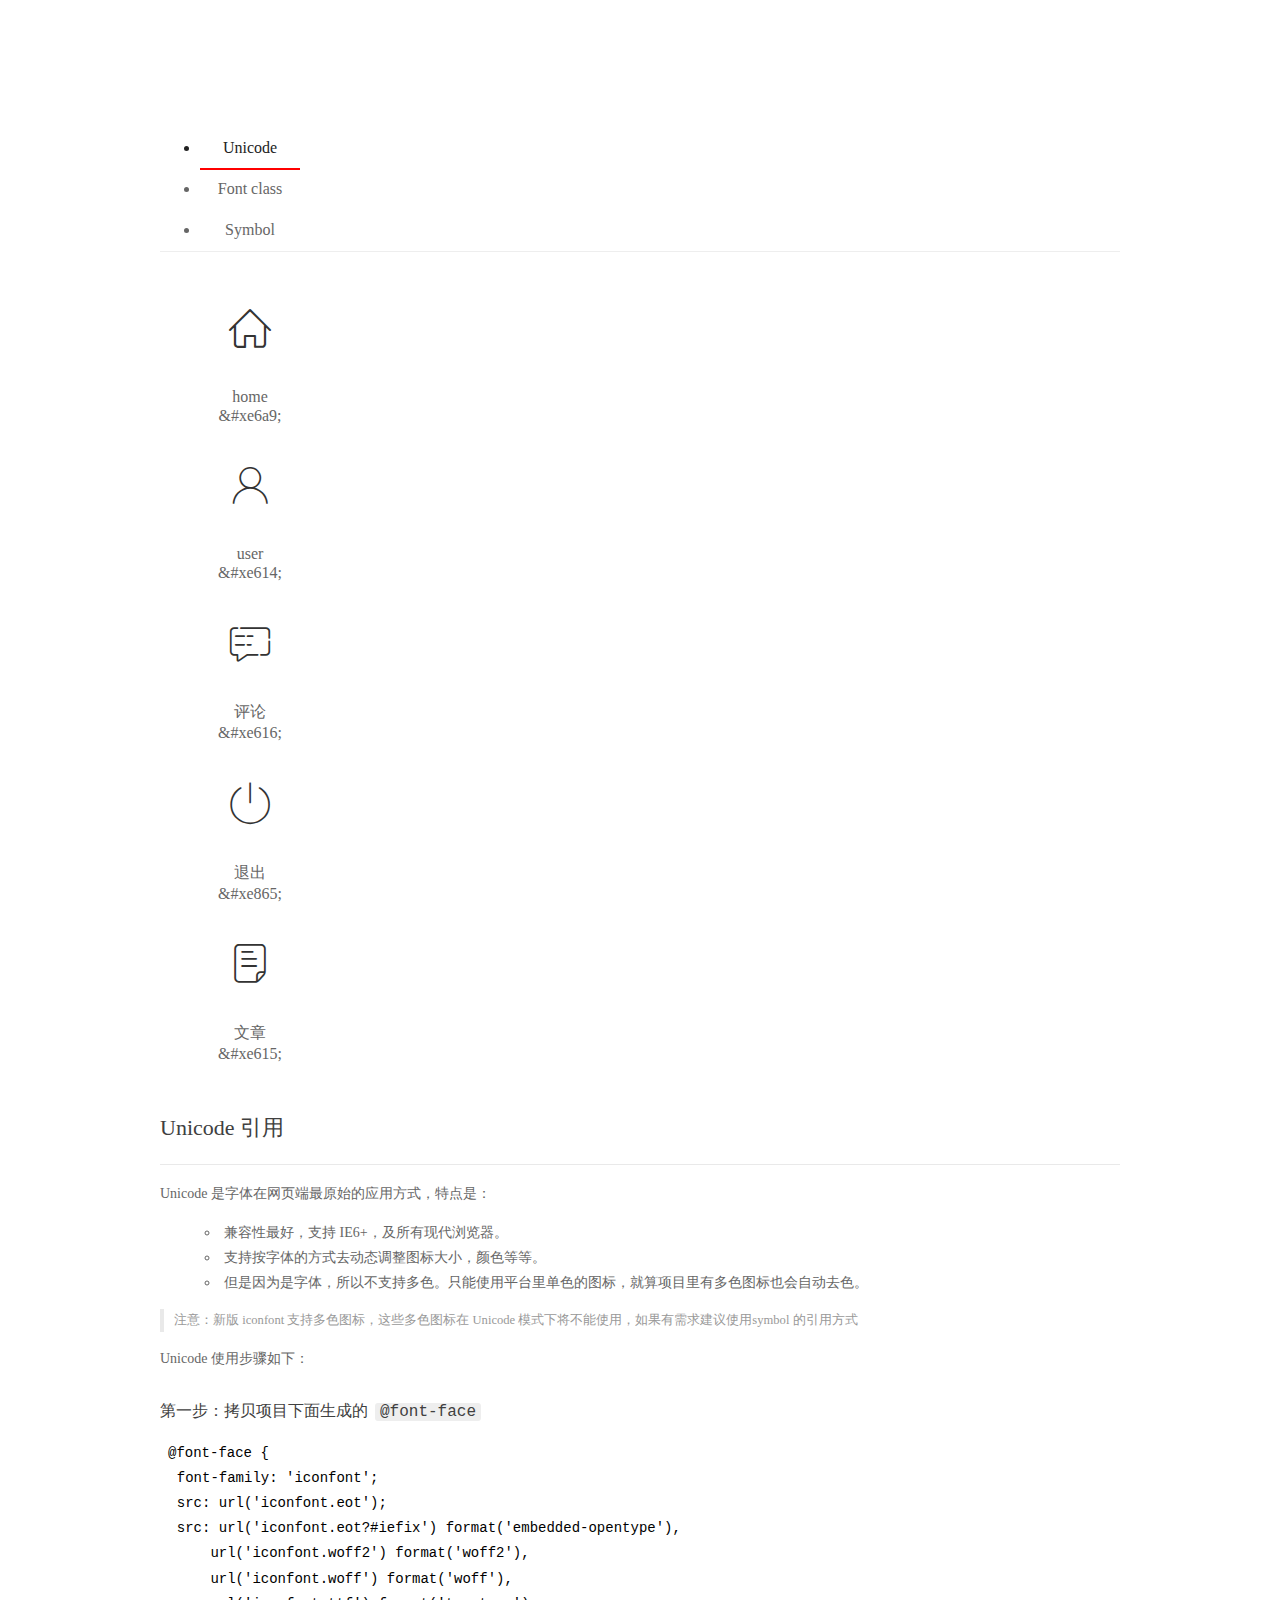
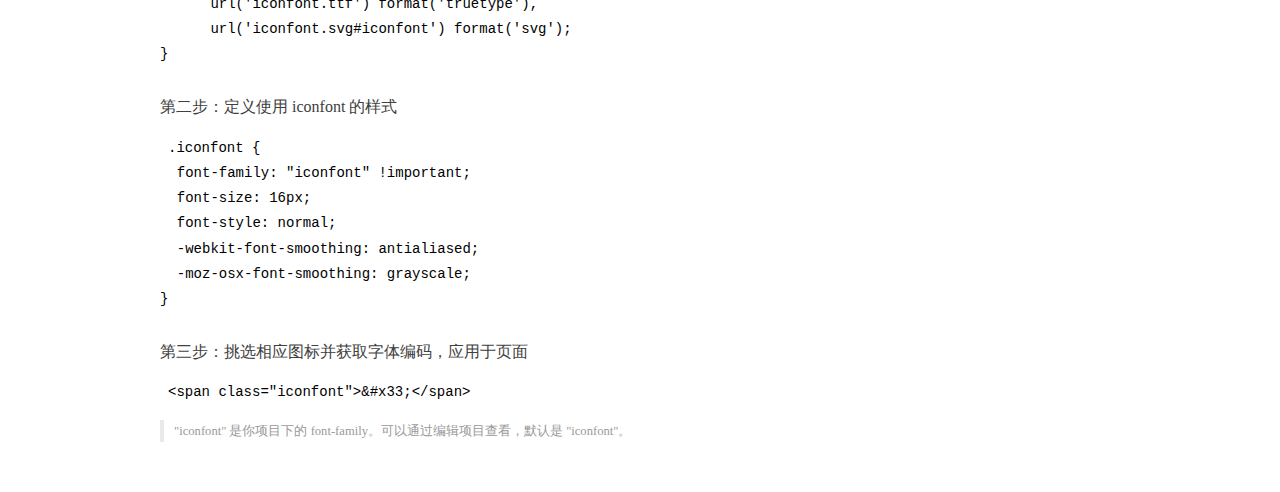
<file: assets/fonts/demo_index.html>
<!DOCTYPE html>
<html>
<head>
  <meta charset="utf-8"/>
  <title>IconFont Demo</title>
  <link rel="shortcut icon" href="https://gtms04.alicdn.com/tps/i4/TB1_oz6GVXXXXaFXpXXJDFnIXXX-64-64.ico" type="image/x-icon"/>
  <link rel="stylesheet" href="https://g.alicdn.com/thx/cube/1.3.2/cube.min.css">
  <link rel="stylesheet" href="demo.css">
  <link rel="stylesheet" href="iconfont.css">
  <script src="iconfont.js"></script>
  <!-- jQuery -->
  <script src="https://a1.alicdn.com/oss/uploads/2018/12/26/7bfddb60-08e8-11e9-9b04-53e73bb6408b.js"></script>
  <!-- 代码高亮 -->
  <script src="https://a1.alicdn.com/oss/uploads/2018/12/26/a3f714d0-08e6-11e9-8a15-ebf944d7534c.js"></script>
</head>
<body>
  <div class="main">
    <h1 class="logo"><a href="https://www.iconfont.cn/" title="iconfont 首页" target="_blank">&#xe86b;</a></h1>
    <div class="nav-tabs">
      <ul id="tabs" class="dib-box">
        <li class="dib active"><span>Unicode</span></li>
        <li class="dib"><span>Font class</span></li>
        <li class="dib"><span>Symbol</span></li>
      </ul>
      
    </div>
    <div class="tab-container">
      <div class="content unicode" style="display: block;">
          <ul class="icon_lists dib-box">
          
            <li class="dib">
              <span class="icon iconfont">&#xe6a9;</span>
                <div class="name">home</div>
                <div class="code-name">&amp;#xe6a9;</div>
              </li>
          
            <li class="dib">
              <span class="icon iconfont">&#xe614;</span>
                <div class="name">user</div>
                <div class="code-name">&amp;#xe614;</div>
              </li>
          
            <li class="dib">
              <span class="icon iconfont">&#xe616;</span>
                <div class="name">评论</div>
                <div class="code-name">&amp;#xe616;</div>
              </li>
          
            <li class="dib">
              <span class="icon iconfont">&#xe865;</span>
                <div class="name">退出</div>
                <div class="code-name">&amp;#xe865;</div>
              </li>
          
            <li class="dib">
              <span class="icon iconfont">&#xe615;</span>
                <div class="name">文章</div>
                <div class="code-name">&amp;#xe615;</div>
              </li>
          
          </ul>
          <div class="article markdown">
          <h2 id="unicode-">Unicode 引用</h2>
          <hr>

          <p>Unicode 是字体在网页端最原始的应用方式，特点是：</p>
          <ul>
            <li>兼容性最好，支持 IE6+，及所有现代浏览器。</li>
            <li>支持按字体的方式去动态调整图标大小，颜色等等。</li>
            <li>但是因为是字体，所以不支持多色。只能使用平台里单色的图标，就算项目里有多色图标也会自动去色。</li>
          </ul>
          <blockquote>
            <p>注意：新版 iconfont 支持多色图标，这些多色图标在 Unicode 模式下将不能使用，如果有需求建议使用symbol 的引用方式</p>
          </blockquote>
          <p>Unicode 使用步骤如下：</p>
          <h3 id="-font-face">第一步：拷贝项目下面生成的 <code>@font-face</code></h3>
<pre><code class="language-css"
>@font-face {
  font-family: 'iconfont';
  src: url('iconfont.eot');
  src: url('iconfont.eot?#iefix') format('embedded-opentype'),
      url('iconfont.woff2') format('woff2'),
      url('iconfont.woff') format('woff'),
      url('iconfont.ttf') format('truetype'),
      url('iconfont.svg#iconfont') format('svg');
}
</code></pre>
          <h3 id="-iconfont-">第二步：定义使用 iconfont 的样式</h3>
<pre><code class="language-css"
>.iconfont {
  font-family: "iconfont" !important;
  font-size: 16px;
  font-style: normal;
  -webkit-font-smoothing: antialiased;
  -moz-osx-font-smoothing: grayscale;
}
</code></pre>
          <h3 id="-">第三步：挑选相应图标并获取字体编码，应用于页面</h3>
<pre>
<code class="language-html"
>&lt;span class="iconfont"&gt;&amp;#x33;&lt;/span&gt;
</code></pre>
          <blockquote>
            <p>"iconfont" 是你项目下的 font-family。可以通过编辑项目查看，默认是 "iconfont"。</p>
          </blockquote>
          </div>
      </div>
      <div class="content font-class">
        <ul class="icon_lists dib-box">
          
          <li class="dib">
            <span class="icon iconfont icon-home"></span>
            <div class="name">
              home
            </div>
            <div class="code-name">.icon-home
            </div>
          </li>
          
          <li class="dib">
            <span class="icon iconfont icon-user"></span>
            <div class="name">
              user
            </div>
            <div class="code-name">.icon-user
            </div>
          </li>
          
          <li class="dib">
            <span class="icon iconfont icon-pinglun"></span>
            <div class="name">
              评论
            </div>
            <div class="code-name">.icon-pinglun
            </div>
          </li>
          
          <li class="dib">
            <span class="icon iconfont icon-tuichu"></span>
            <div class="name">
              退出
            </div>
            <div class="code-name">.icon-tuichu
            </div>
          </li>
          
          <li class="dib">
            <span class="icon iconfont icon-16"></span>
            <div class="name">
              文章
            </div>
            <div class="code-name">.icon-16
            </div>
          </li>
          
        </ul>
        <div class="article markdown">
        <h2 id="font-class-">font-class 引用</h2>
        <hr>

        <p>font-class 是 Unicode 使用方式的一种变种，主要是解决 Unicode 书写不直观，语意不明确的问题。</p>
        <p>与 Unicode 使用方式相比，具有如下特点：</p>
        <ul>
          <li>兼容性良好，支持 IE8+，及所有现代浏览器。</li>
          <li>相比于 Unicode 语意明确，书写更直观。可以很容易分辨这个 icon 是什么。</li>
          <li>因为使用 class 来定义图标，所以当要替换图标时，只需要修改 class 里面的 Unicode 引用。</li>
          <li>不过因为本质上还是使用的字体，所以多色图标还是不支持的。</li>
        </ul>
        <p>使用步骤如下：</p>
        <h3 id="-fontclass-">第一步：引入项目下面生成的 fontclass 代码：</h3>
<pre><code class="language-html">&lt;link rel="stylesheet" href="./iconfont.css"&gt;
</code></pre>
        <h3 id="-">第二步：挑选相应图标并获取类名，应用于页面：</h3>
<pre><code class="language-html">&lt;span class="iconfont icon-xxx"&gt;&lt;/span&gt;
</code></pre>
        <blockquote>
          <p>"
            iconfont" 是你项目下的 font-family。可以通过编辑项目查看，默认是 "iconfont"。</p>
        </blockquote>
      </div>
      </div>
      <div class="content symbol">
          <ul class="icon_lists dib-box">
          
            <li class="dib">
                <svg class="icon svg-icon" aria-hidden="true">
                  <use xlink:href="#icon-home"></use>
                </svg>
                <div class="name">home</div>
                <div class="code-name">#icon-home</div>
            </li>
          
            <li class="dib">
                <svg class="icon svg-icon" aria-hidden="true">
                  <use xlink:href="#icon-user"></use>
                </svg>
                <div class="name">user</div>
                <div class="code-name">#icon-user</div>
            </li>
          
            <li class="dib">
                <svg class="icon svg-icon" aria-hidden="true">
                  <use xlink:href="#icon-pinglun"></use>
                </svg>
                <div class="name">评论</div>
                <div class="code-name">#icon-pinglun</div>
            </li>
          
            <li class="dib">
                <svg class="icon svg-icon" aria-hidden="true">
                  <use xlink:href="#icon-tuichu"></use>
                </svg>
                <div class="name">退出</div>
                <div class="code-name">#icon-tuichu</div>
            </li>
          
            <li class="dib">
                <svg class="icon svg-icon" aria-hidden="true">
                  <use xlink:href="#icon-16"></use>
                </svg>
                <div class="name">文章</div>
                <div class="code-name">#icon-16</div>
            </li>
          
          </ul>
          <div class="article markdown">
          <h2 id="symbol-">Symbol 引用</h2>
          <hr>

          <p>这是一种全新的使用方式，应该说这才是未来的主流，也是平台目前推荐的用法。相关介绍可以参考这篇<a href="">文章</a>
            这种用法其实是做了一个 SVG 的集合，与另外两种相比具有如下特点：</p>
          <ul>
            <li>支持多色图标了，不再受单色限制。</li>
            <li>通过一些技巧，支持像字体那样，通过 <code>font-size</code>, <code>color</code> 来调整样式。</li>
            <li>兼容性较差，支持 IE9+，及现代浏览器。</li>
            <li>浏览器渲染 SVG 的性能一般，还不如 png。</li>
          </ul>
          <p>使用步骤如下：</p>
          <h3 id="-symbol-">第一步：引入项目下面生成的 symbol 代码：</h3>
<pre><code class="language-html">&lt;script src="./iconfont.js"&gt;&lt;/script&gt;
</code></pre>
          <h3 id="-css-">第二步：加入通用 CSS 代码（引入一次就行）：</h3>
<pre><code class="language-html">&lt;style&gt;
.icon {
  width: 1em;
  height: 1em;
  vertical-align: -0.15em;
  fill: currentColor;
  overflow: hidden;
}
&lt;/style&gt;
</code></pre>
          <h3 id="-">第三步：挑选相应图标并获取类名，应用于页面：</h3>
<pre><code class="language-html">&lt;svg class="icon" aria-hidden="true"&gt;
  &lt;use xlink:href="#icon-xxx"&gt;&lt;/use&gt;
&lt;/svg&gt;
</code></pre>
          </div>
      </div>

    </div>
  </div>
  <script>
  $(document).ready(function () {
      $('.tab-container .content:first').show()

      $('#tabs li').click(function (e) {
        var tabContent = $('.tab-container .content')
        var index = $(this).index()

        if ($(this).hasClass('active')) {
          return
        } else {
          $('#tabs li').removeClass('active')
          $(this).addClass('active')

          tabContent.hide().eq(index).fadeIn()
        }
      })
    })
  </script>
</body>
</html>
</file>
<file: assets/lib/layui/css/layui.css>
/** layui-v2.5.5 MIT License By https://www.layui.com */
 .layui-inline,img{display:inline-block;vertical-align:middle}h1,h2,h3,h4,h5,h6{font-weight:400}.layui-edge,.layui-header,.layui-inline,.layui-main{position:relative}.layui-body,.layui-edge,.layui-elip{overflow:hidden}.layui-btn,.layui-edge,.layui-inline,img{vertical-align:middle}.layui-btn,.layui-disabled,.layui-icon,.layui-unselect{-moz-user-select:none;-webkit-user-select:none;-ms-user-select:none}.layui-elip,.layui-form-checkbox span,.layui-form-pane .layui-form-label{text-overflow:ellipsis;white-space:nowrap}.layui-breadcrumb,.layui-tree-btnGroup{visibility:hidden}blockquote,body,button,dd,div,dl,dt,form,h1,h2,h3,h4,h5,h6,input,li,ol,p,pre,td,textarea,th,ul{margin:0;padding:0;-webkit-tap-highlight-color:rgba(0,0,0,0)}a:active,a:hover{outline:0}img{border:none}li{list-style:none}table{border-collapse:collapse;border-spacing:0}h4,h5,h6{font-size:100%}button,input,optgroup,option,select,textarea{font-family:inherit;font-size:inherit;font-style:inherit;font-weight:inherit;outline:0}pre{white-space:pre-wrap;white-space:-moz-pre-wrap;white-space:-pre-wrap;white-space:-o-pre-wrap;word-wrap:break-word}body{line-height:24px;font:14px Helvetica Neue,Helvetica,PingFang SC,Tahoma,Arial,sans-serif}hr{height:1px;margin:10px 0;border:0;clear:both}a{color:#333;text-decoration:none}a:hover{color:#777}a cite{font-style:normal;*cursor:pointer}.layui-border-box,.layui-border-box *{box-sizing:border-box}.layui-box,.layui-box *{box-sizing:content-box}.layui-clear{clear:both;*zoom:1}.layui-clear:after{content:'\20';clear:both;*zoom:1;display:block;height:0}.layui-inline{*display:inline;*zoom:1}.layui-edge{display:inline-block;width:0;height:0;border-width:6px;border-style:dashed;border-color:transparent}.layui-edge-top{top:-4px;border-bottom-color:#999;border-bottom-style:solid}.layui-edge-right{border-left-color:#999;border-left-style:solid}.layui-edge-bottom{top:2px;border-top-color:#999;border-top-style:solid}.layui-edge-left{border-right-color:#999;border-right-style:solid}.layui-disabled,.layui-disabled:hover{color:#d2d2d2!important;cursor:not-allowed!important}.layui-circle{border-radius:100%}.layui-show{display:block!important}.layui-hide{display:none!important}@font-face{font-family:layui-icon;src:url(../font/iconfont.eot?v=250);src:url(../font/iconfont.eot?v=250#iefix) format('embedded-opentype'),url(../font/iconfont.woff2?v=250) format('woff2'),url(../font/iconfont.woff?v=250) format('woff'),url(../font/iconfont.ttf?v=250) format('truetype'),url(../font/iconfont.svg?v=250#layui-icon) format('svg')}.layui-icon{font-family:layui-icon!important;font-size:16px;font-style:normal;-webkit-font-smoothing:antialiased;-moz-osx-font-smoothing:grayscale}.layui-icon-reply-fill:before{content:"\e611"}.layui-icon-set-fill:before{content:"\e614"}.layui-icon-menu-fill:before{content:"\e60f"}.layui-icon-search:before{content:"\e615"}.layui-icon-share:before{content:"\e641"}.layui-icon-set-sm:before{content:"\e620"}.layui-icon-engine:before{content:"\e628"}.layui-icon-close:before{content:"\1006"}.layui-icon-close-fill:before{content:"\1007"}.layui-icon-chart-screen:before{content:"\e629"}.layui-icon-star:before{content:"\e600"}.layui-icon-circle-dot:before{content:"\e617"}.layui-icon-chat:before{content:"\e606"}.layui-icon-release:before{content:"\e609"}.layui-icon-list:before{content:"\e60a"}.layui-icon-chart:before{content:"\e62c"}.layui-icon-ok-circle:before{content:"\1005"}.layui-icon-layim-theme:before{content:"\e61b"}.layui-icon-table:before{content:"\e62d"}.layui-icon-right:before{content:"\e602"}.layui-icon-left:before{content:"\e603"}.layui-icon-cart-simple:before{content:"\e698"}.layui-icon-face-cry:before{content:"\e69c"}.layui-icon-face-smile:before{content:"\e6af"}.layui-icon-survey:before{content:"\e6b2"}.layui-icon-tree:before{content:"\e62e"}.layui-icon-upload-circle:before{content:"\e62f"}.layui-icon-add-circle:before{content:"\e61f"}.layui-icon-download-circle:before{content:"\e601"}.layui-icon-templeate-1:before{content:"\e630"}.layui-icon-util:before{content:"\e631"}.layui-icon-face-surprised:before{content:"\e664"}.layui-icon-edit:before{content:"\e642"}.layui-icon-speaker:before{content:"\e645"}.layui-icon-down:before{content:"\e61a"}.layui-icon-file:before{content:"\e621"}.layui-icon-layouts:before{content:"\e632"}.layui-icon-rate-half:before{content:"\e6c9"}.layui-icon-add-circle-fine:before{content:"\e608"}.layui-icon-prev-circle:before{content:"\e633"}.layui-icon-read:before{content:"\e705"}.layui-icon-404:before{content:"\e61c"}.layui-icon-carousel:before{content:"\e634"}.layui-icon-help:before{content:"\e607"}.layui-icon-code-circle:before{content:"\e635"}.layui-icon-water:before{content:"\e636"}.layui-icon-username:before{content:"\e66f"}.layui-icon-find-fill:before{content:"\e670"}.layui-icon-about:before{content:"\e60b"}.layui-icon-location:before{content:"\e715"}.layui-icon-up:before{content:"\e619"}.layui-icon-pause:before{content:"\e651"}.layui-icon-date:before{content:"\e637"}.layui-icon-layim-uploadfile:before{content:"\e61d"}.layui-icon-delete:before{content:"\e640"}.layui-icon-play:before{content:"\e652"}.layui-icon-top:before{content:"\e604"}.layui-icon-friends:before{content:"\e612"}.layui-icon-refresh-3:before{content:"\e9aa"}.layui-icon-ok:before{content:"\e605"}.layui-icon-layer:before{content:"\e638"}.layui-icon-face-smile-fine:before{content:"\e60c"}.layui-icon-dollar:before{content:"\e659"}.layui-icon-group:before{content:"\e613"}.layui-icon-layim-download:before{content:"\e61e"}.layui-icon-picture-fine:before{content:"\e60d"}.layui-icon-link:before{content:"\e64c"}.layui-icon-diamond:before{content:"\e735"}.layui-icon-log:before{content:"\e60e"}.layui-icon-rate-solid:before{content:"\e67a"}.layui-icon-fonts-del:before{content:"\e64f"}.layui-icon-unlink:before{content:"\e64d"}.layui-icon-fonts-clear:before{content:"\e639"}.layui-icon-triangle-r:before{content:"\e623"}.layui-icon-circle:before{content:"\e63f"}.layui-icon-radio:before{content:"\e643"}.layui-icon-align-center:before{content:"\e647"}.layui-icon-align-right:before{content:"\e648"}.layui-icon-align-left:before{content:"\e649"}.layui-icon-loading-1:before{content:"\e63e"}.layui-icon-return:before{content:"\e65c"}.layui-icon-fonts-strong:before{content:"\e62b"}.layui-icon-upload:before{content:"\e67c"}.layui-icon-dialogue:before{content:"\e63a"}.layui-icon-video:before{content:"\e6ed"}.layui-icon-headset:before{content:"\e6fc"}.layui-icon-cellphone-fine:before{content:"\e63b"}.layui-icon-add-1:before{content:"\e654"}.layui-icon-face-smile-b:before{content:"\e650"}.layui-icon-fonts-html:before{content:"\e64b"}.layui-icon-form:before{content:"\e63c"}.layui-icon-cart:before{content:"\e657"}.layui-icon-camera-fill:before{content:"\e65d"}.layui-icon-tabs:before{content:"\e62a"}.layui-icon-fonts-code:before{content:"\e64e"}.layui-icon-fire:before{content:"\e756"}.layui-icon-set:before{content:"\e716"}.layui-icon-fonts-u:before{content:"\e646"}.layui-icon-triangle-d:before{content:"\e625"}.layui-icon-tips:before{content:"\e702"}.layui-icon-picture:before{content:"\e64a"}.layui-icon-more-vertical:before{content:"\e671"}.layui-icon-flag:before{content:"\e66c"}.layui-icon-loading:before{content:"\e63d"}.layui-icon-fonts-i:before{content:"\e644"}.layui-icon-refresh-1:before{content:"\e666"}.layui-icon-rmb:before{content:"\e65e"}.layui-icon-home:before{content:"\e68e"}.layui-icon-user:before{content:"\e770"}.layui-icon-notice:before{content:"\e667"}.layui-icon-login-weibo:before{content:"\e675"}.layui-icon-voice:before{content:"\e688"}.layui-icon-upload-drag:before{content:"\e681"}.layui-icon-login-qq:before{content:"\e676"}.layui-icon-snowflake:before{content:"\e6b1"}.layui-icon-file-b:before{content:"\e655"}.layui-icon-template:before{content:"\e663"}.layui-icon-auz:before{content:"\e672"}.layui-icon-console:before{content:"\e665"}.layui-icon-app:before{content:"\e653"}.layui-icon-prev:before{content:"\e65a"}.layui-icon-website:before{content:"\e7ae"}.layui-icon-next:before{content:"\e65b"}.layui-icon-component:before{content:"\e857"}.layui-icon-more:before{content:"\e65f"}.layui-icon-login-wechat:before{content:"\e677"}.layui-icon-shrink-right:before{content:"\e668"}.layui-icon-spread-left:before{content:"\e66b"}.layui-icon-camera:before{content:"\e660"}.layui-icon-note:before{content:"\e66e"}.layui-icon-refresh:before{content:"\e669"}.layui-icon-female:before{content:"\e661"}.layui-icon-male:before{content:"\e662"}.layui-icon-password:before{content:"\e673"}.layui-icon-senior:before{content:"\e674"}.layui-icon-theme:before{content:"\e66a"}.layui-icon-tread:before{content:"\e6c5"}.layui-icon-praise:before{content:"\e6c6"}.layui-icon-star-fill:before{content:"\e658"}.layui-icon-rate:before{content:"\e67b"}.layui-icon-template-1:before{content:"\e656"}.layui-icon-vercode:before{content:"\e679"}.layui-icon-cellphone:before{content:"\e678"}.layui-icon-screen-full:before{content:"\e622"}.layui-icon-screen-restore:before{content:"\e758"}.layui-icon-cols:before{content:"\e610"}.layui-icon-export:before{content:"\e67d"}.layui-icon-print:before{content:"\e66d"}.layui-icon-slider:before{content:"\e714"}.layui-icon-addition:before{content:"\e624"}.layui-icon-subtraction:before{content:"\e67e"}.layui-icon-service:before{content:"\e626"}.layui-icon-transfer:before{content:"\e691"}.layui-main{width:1140px;margin:0 auto}.layui-header{z-index:1000;height:60px}.layui-header a:hover{transition:all .5s;-webkit-transition:all .5s}.layui-side{position:fixed;left:0;top:0;bottom:0;z-index:999;width:200px;overflow-x:hidden}.layui-side-scroll{position:relative;width:220px;height:100%;overflow-x:hidden}.layui-body{position:absolute;left:200px;right:0;top:0;bottom:0;z-index:998;width:auto;overflow-y:auto;box-sizing:border-box}.layui-layout-body{overflow:hidden}.layui-layout-admin .layui-header{background-color:#23262E}.layui-layout-admin .layui-side{top:60px;width:200px;overflow-x:hidden}.layui-layout-admin .layui-body{position:fixed;top:60px;bottom:44px}.layui-layout-admin .layui-main{width:auto;margin:0 15px}.layui-layout-admin .layui-footer{position:fixed;left:200px;right:0;bottom:0;height:44px;line-height:44px;padding:0 15px;background-color:#eee}.layui-layout-admin .layui-logo{position:absolute;left:0;top:0;width:200px;height:100%;line-height:60px;text-align:center;color:#009688;font-size:16px}.layui-layout-admin .layui-header .layui-nav{background:0 0}.layui-layout-left{position:absolute!important;left:200px;top:0}.layui-layout-right{position:absolute!important;right:0;top:0}.layui-container{position:relative;margin:0 auto;padding:0 15px;box-sizing:border-box}.layui-fluid{position:relative;margin:0 auto;padding:0 15px}.layui-row:after,.layui-row:before{content:'';display:block;clear:both}.layui-col-lg1,.layui-col-lg10,.layui-col-lg11,.layui-col-lg12,.layui-col-lg2,.layui-col-lg3,.layui-col-lg4,.layui-col-lg5,.layui-col-lg6,.layui-col-lg7,.layui-col-lg8,.layui-col-lg9,.layui-col-md1,.layui-col-md10,.layui-col-md11,.layui-col-md12,.layui-col-md2,.layui-col-md3,.layui-col-md4,.layui-col-md5,.layui-col-md6,.layui-col-md7,.layui-col-md8,.layui-col-md9,.layui-col-sm1,.layui-col-sm10,.layui-col-sm11,.layui-col-sm12,.layui-col-sm2,.layui-col-sm3,.layui-col-sm4,.layui-col-sm5,.layui-col-sm6,.layui-col-sm7,.layui-col-sm8,.layui-col-sm9,.layui-col-xs1,.layui-col-xs10,.layui-col-xs11,.layui-col-xs12,.layui-col-xs2,.layui-col-xs3,.layui-col-xs4,.layui-col-xs5,.layui-col-xs6,.layui-col-xs7,.layui-col-xs8,.layui-col-xs9{position:relative;display:block;box-sizing:border-box}.layui-col-xs1,.layui-col-xs10,.layui-col-xs11,.layui-col-xs12,.layui-col-xs2,.layui-col-xs3,.layui-col-xs4,.layui-col-xs5,.layui-col-xs6,.layui-col-xs7,.layui-col-xs8,.layui-col-xs9{float:left}.layui-col-xs1{width:8.33333333%}.layui-col-xs2{width:16.66666667%}.layui-col-xs3{width:25%}.layui-col-xs4{width:33.33333333%}.layui-col-xs5{width:41.66666667%}.layui-col-xs6{width:50%}.layui-col-xs7{width:58.33333333%}.layui-col-xs8{width:66.66666667%}.layui-col-xs9{width:75%}.layui-col-xs10{width:83.33333333%}.layui-col-xs11{width:91.66666667%}.layui-col-xs12{width:100%}.layui-col-xs-offset1{margin-left:8.33333333%}.layui-col-xs-offset2{margin-left:16.66666667%}.layui-col-xs-offset3{margin-left:25%}.layui-col-xs-offset4{margin-left:33.33333333%}.layui-col-xs-offset5{margin-left:41.66666667%}.layui-col-xs-offset6{margin-left:50%}.layui-col-xs-offset7{margin-left:58.33333333%}.layui-col-xs-offset8{margin-left:66.66666667%}.layui-col-xs-offset9{margin-left:75%}.layui-col-xs-offset10{margin-left:83.33333333%}.layui-col-xs-offset11{margin-left:91.66666667%}.layui-col-xs-offset12{margin-left:100%}@media screen and (max-width:768px){.layui-hide-xs{display:none!important}.layui-show-xs-block{display:block!important}.layui-show-xs-inline{display:inline!important}.layui-show-xs-inline-block{display:inline-block!important}}@media screen and (min-width:768px){.layui-container{width:750px}.layui-hide-sm{display:none!important}.layui-show-sm-block{display:block!important}.layui-show-sm-inline{display:inline!important}.layui-show-sm-inline-block{display:inline-block!important}.layui-col-sm1,.layui-col-sm10,.layui-col-sm11,.layui-col-sm12,.layui-col-sm2,.layui-col-sm3,.layui-col-sm4,.layui-col-sm5,.layui-col-sm6,.layui-col-sm7,.layui-col-sm8,.layui-col-sm9{float:left}.layui-col-sm1{width:8.33333333%}.layui-col-sm2{width:16.66666667%}.layui-col-sm3{width:25%}.layui-col-sm4{width:33.33333333%}.layui-col-sm5{width:41.66666667%}.layui-col-sm6{width:50%}.layui-col-sm7{width:58.33333333%}.layui-col-sm8{width:66.66666667%}.layui-col-sm9{width:75%}.layui-col-sm10{width:83.33333333%}.layui-col-sm11{width:91.66666667%}.layui-col-sm12{width:100%}.layui-col-sm-offset1{margin-left:8.33333333%}.layui-col-sm-offset2{margin-left:16.66666667%}.layui-col-sm-offset3{margin-left:25%}.layui-col-sm-offset4{margin-left:33.33333333%}.layui-col-sm-offset5{margin-left:41.66666667%}.layui-col-sm-offset6{margin-left:50%}.layui-col-sm-offset7{margin-left:58.33333333%}.layui-col-sm-offset8{margin-left:66.66666667%}.layui-col-sm-offset9{margin-left:75%}.layui-col-sm-offset10{margin-left:83.33333333%}.layui-col-sm-offset11{margin-left:91.66666667%}.layui-col-sm-offset12{margin-left:100%}}@media screen and (min-width:992px){.layui-container{width:970px}.layui-hide-md{display:none!important}.layui-show-md-block{display:block!important}.layui-show-md-inline{display:inline!important}.layui-show-md-inline-block{display:inline-block!important}.layui-col-md1,.layui-col-md10,.layui-col-md11,.layui-col-md12,.layui-col-md2,.layui-col-md3,.layui-col-md4,.layui-col-md5,.layui-col-md6,.layui-col-md7,.layui-col-md8,.layui-col-md9{float:left}.layui-col-md1{width:8.33333333%}.layui-col-md2{width:16.66666667%}.layui-col-md3{width:25%}.layui-col-md4{width:33.33333333%}.layui-col-md5{width:41.66666667%}.layui-col-md6{width:50%}.layui-col-md7{width:58.33333333%}.layui-col-md8{width:66.66666667%}.layui-col-md9{width:75%}.layui-col-md10{width:83.33333333%}.layui-col-md11{width:91.66666667%}.layui-col-md12{width:100%}.layui-col-md-offset1{margin-left:8.33333333%}.layui-col-md-offset2{margin-left:16.66666667%}.layui-col-md-offset3{margin-left:25%}.layui-col-md-offset4{margin-left:33.33333333%}.layui-col-md-offset5{margin-left:41.66666667%}.layui-col-md-offset6{margin-left:50%}.layui-col-md-offset7{margin-left:58.33333333%}.layui-col-md-offset8{margin-left:66.66666667%}.layui-col-md-offset9{margin-left:75%}.layui-col-md-offset10{margin-left:83.33333333%}.layui-col-md-offset11{margin-left:91.66666667%}.layui-col-md-offset12{margin-left:100%}}@media screen and (min-width:1200px){.layui-container{width:1170px}.layui-hide-lg{display:none!important}.layui-show-lg-block{display:block!important}.layui-show-lg-inline{display:inline!important}.layui-show-lg-inline-block{display:inline-block!important}.layui-col-lg1,.layui-col-lg10,.layui-col-lg11,.layui-col-lg12,.layui-col-lg2,.layui-col-lg3,.layui-col-lg4,.layui-col-lg5,.layui-col-lg6,.layui-col-lg7,.layui-col-lg8,.layui-col-lg9{float:left}.layui-col-lg1{width:8.33333333%}.layui-col-lg2{width:16.66666667%}.layui-col-lg3{width:25%}.layui-col-lg4{width:33.33333333%}.layui-col-lg5{width:41.66666667%}.layui-col-lg6{width:50%}.layui-col-lg7{width:58.33333333%}.layui-col-lg8{width:66.66666667%}.layui-col-lg9{width:75%}.layui-col-lg10{width:83.33333333%}.layui-col-lg11{width:91.66666667%}.layui-col-lg12{width:100%}.layui-col-lg-offset1{margin-left:8.33333333%}.layui-col-lg-offset2{margin-left:16.66666667%}.layui-col-lg-offset3{margin-left:25%}.layui-col-lg-offset4{margin-left:33.33333333%}.layui-col-lg-offset5{margin-left:41.66666667%}.layui-col-lg-offset6{margin-left:50%}.layui-col-lg-offset7{margin-left:58.33333333%}.layui-col-lg-offset8{margin-left:66.66666667%}.layui-col-lg-offset9{margin-left:75%}.layui-col-lg-offset10{margin-left:83.33333333%}.layui-col-lg-offset11{margin-left:91.66666667%}.layui-col-lg-offset12{margin-left:100%}}.layui-col-space1{margin:-.5px}.layui-col-space1>*{padding:.5px}.layui-col-space3{margin:-1.5px}.layui-col-space3>*{padding:1.5px}.layui-col-space5{margin:-2.5px}.layui-col-space5>*{padding:2.5px}.layui-col-space8{margin:-3.5px}.layui-col-space8>*{padding:3.5px}.layui-col-space10{margin:-5px}.layui-col-space10>*{padding:5px}.layui-col-space12{margin:-6px}.layui-col-space12>*{padding:6px}.layui-col-space15{margin:-7.5px}.layui-col-space15>*{padding:7.5px}.layui-col-space18{margin:-9px}.layui-col-space18>*{padding:9px}.layui-col-space20{margin:-10px}.layui-col-space20>*{padding:10px}.layui-col-space22{margin:-11px}.layui-col-space22>*{padding:11px}.layui-col-space25{margin:-12.5px}.layui-col-space25>*{padding:12.5px}.layui-col-space30{margin:-15px}.layui-col-space30>*{padding:15px}.layui-btn,.layui-input,.layui-select,.layui-textarea,.layui-upload-button{outline:0;-webkit-appearance:none;transition:all .3s;-webkit-transition:all .3s;box-sizing:border-box}.layui-elem-quote{margin-bottom:10px;padding:15px;line-height:22px;border-left:5px solid #009688;border-radius:0 2px 2px 0;background-color:#f2f2f2}.layui-quote-nm{border-style:solid;border-width:1px 1px 1px 5px;background:0 0}.layui-elem-field{margin-bottom:10px;padding:0;border-width:1px;border-style:solid}.layui-elem-field legend{margin-left:20px;padding:0 10px;font-size:20px;font-weight:300}.layui-field-title{margin:10px 0 20px;border-width:1px 0 0}.layui-field-box{padding:10px 15px}.layui-field-title .layui-field-box{padding:10px 0}.layui-progress{position:relative;height:6px;border-radius:20px;background-color:#e2e2e2}.layui-progress-bar{position:absolute;left:0;top:0;width:0;max-width:100%;height:6px;border-radius:20px;text-align:right;background-color:#5FB878;transition:all .3s;-webkit-transition:all .3s}.layui-progress-big,.layui-progress-big .layui-progress-bar{height:18px;line-height:18px}.layui-progress-text{position:relative;top:-20px;line-height:18px;font-size:12px;color:#666}.layui-progress-big .layui-progress-text{position:static;padding:0 10px;color:#fff}.layui-collapse{border-width:1px;border-style:solid;border-radius:2px}.layui-colla-content,.layui-colla-item{border-top-width:1px;border-top-style:solid}.layui-colla-item:first-child{border-top:none}.layui-colla-title{position:relative;height:42px;line-height:42px;padding:0 15px 0 35px;color:#333;background-color:#f2f2f2;cursor:pointer;font-size:14px;overflow:hidden}.layui-colla-content{display:none;padding:10px 15px;line-height:22px;color:#666}.layui-colla-icon{position:absolute;left:15px;top:0;font-size:14px}.layui-card{margin-bottom:15px;border-radius:2px;background-color:#fff;box-shadow:0 1px 2px 0 rgba(0,0,0,.05)}.layui-card:last-child{margin-bottom:0}.layui-card-header{position:relative;height:42px;line-height:42px;padding:0 15px;border-bottom:1px solid #f6f6f6;color:#333;border-radius:2px 2px 0 0;font-size:14px}.layui-bg-black,.layui-bg-blue,.layui-bg-cyan,.layui-bg-green,.layui-bg-orange,.layui-bg-red{color:#fff!important}.layui-card-body{position:relative;padding:10px 15px;line-height:24px}.layui-card-body[pad15]{padding:15px}.layui-card-body[pad20]{padding:20px}.layui-card-body .layui-table{margin:5px 0}.layui-card .layui-tab{margin:0}.layui-panel-window{position:relative;padding:15px;border-radius:0;border-top:5px solid #E6E6E6;background-color:#fff}.layui-auxiliar-moving{position:fixed;left:0;right:0;top:0;bottom:0;width:100%;height:100%;background:0 0;z-index:9999999999}.layui-form-label,.layui-form-mid,.layui-form-select,.layui-input-block,.layui-input-inline,.layui-textarea{position:relative}.layui-bg-red{background-color:#FF5722!important}.layui-bg-orange{background-color:#FFB800!important}.layui-bg-green{background-color:#009688!important}.layui-bg-cyan{background-color:#2F4056!important}.layui-bg-blue{background-color:#1E9FFF!important}.layui-bg-black{background-color:#393D49!important}.layui-bg-gray{background-color:#eee!important;color:#666!important}.layui-badge-rim,.layui-colla-content,.layui-colla-item,.layui-collapse,.layui-elem-field,.layui-form-pane .layui-form-item[pane],.layui-form-pane .layui-form-label,.layui-input,.layui-layedit,.layui-layedit-tool,.layui-quote-nm,.layui-select,.layui-tab-bar,.layui-tab-card,.layui-tab-title,.layui-tab-title .layui-this:after,.layui-textarea{border-color:#e6e6e6}.layui-timeline-item:before,hr{background-color:#e6e6e6}.layui-text{line-height:22px;font-size:14px;color:#666}.layui-text h1,.layui-text h2,.layui-text h3{font-weight:500;color:#333}.layui-text h1{font-size:30px}.layui-text h2{font-size:24px}.layui-text h3{font-size:18px}.layui-text a:not(.layui-btn){color:#01AAED}.layui-text a:not(.layui-btn):hover{text-decoration:underline}.layui-text ul{padding:5px 0 5px 15px}.layui-text ul li{margin-top:5px;list-style-type:disc}.layui-text em,.layui-word-aux{color:#999!important;padding:0 5px!important}.layui-btn{display:inline-block;height:38px;line-height:38px;padding:0 18px;background-color:#009688;color:#fff;white-space:nowrap;text-align:center;font-size:14px;border:none;border-radius:2px;cursor:pointer}.layui-btn:hover{opacity:.8;filter:alpha(opacity=80);color:#fff}.layui-btn:active{opacity:1;filter:alpha(opacity=100)}.layui-btn+.layui-btn{margin-left:10px}.layui-btn-container{font-size:0}.layui-btn-container .layui-btn{margin-right:10px;margin-bottom:10px}.layui-btn-container .layui-btn+.layui-btn{margin-left:0}.layui-table .layui-btn-container .layui-btn{margin-bottom:9px}.layui-btn-radius{border-radius:100px}.layui-btn .layui-icon{margin-right:3px;font-size:18px;vertical-align:bottom;vertical-align:middle\9}.layui-btn-primary{border:1px solid #C9C9C9;background-color:#fff;color:#555}.layui-btn-primary:hover{border-color:#009688;color:#333}.layui-btn-normal{background-color:#1E9FFF}.layui-btn-warm{background-color:#FFB800}.layui-btn-danger{background-color:#FF5722}.layui-btn-checked{background-color:#5FB878}.layui-btn-disabled,.layui-btn-disabled:active,.layui-btn-disabled:hover{border:1px solid #e6e6e6;background-color:#FBFBFB;color:#C9C9C9;cursor:not-allowed;opacity:1}.layui-btn-lg{height:44px;line-height:44px;padding:0 25px;font-size:16px}.layui-btn-sm{height:30px;line-height:30px;padding:0 10px;font-size:12px}.layui-btn-sm i{font-size:16px!important}.layui-btn-xs{height:22px;line-height:22px;padding:0 5px;font-size:12px}.layui-btn-xs i{font-size:14px!important}.layui-btn-group{display:inline-block;vertical-align:middle;font-size:0}.layui-btn-group .layui-btn{margin-left:0!important;margin-right:0!important;border-left:1px solid rgba(255,255,255,.5);border-radius:0}.layui-btn-group .layui-btn-primary{border-left:none}.layui-btn-group .layui-btn-primary:hover{border-color:#C9C9C9;color:#009688}.layui-btn-group .layui-btn:first-child{border-left:none;border-radius:2px 0 0 2px}.layui-btn-group .layui-btn-primary:first-child{border-left:1px solid #c9c9c9}.layui-btn-group .layui-btn:last-child{border-radius:0 2px 2px 0}.layui-btn-group .layui-btn+.layui-btn{margin-left:0}.layui-btn-group+.layui-btn-group{margin-left:10px}.layui-btn-fluid{width:100%}.layui-input,.layui-select,.layui-textarea{height:38px;line-height:1.3;line-height:38px\9;border-width:1px;border-style:solid;background-color:#fff;border-radius:2px}.layui-input::-webkit-input-placeholder,.layui-select::-webkit-input-placeholder,.layui-textarea::-webkit-input-placeholder{line-height:1.3}.layui-input,.layui-textarea{display:block;width:100%;padding-left:10px}.layui-input:hover,.layui-textarea:hover{border-color:#D2D2D2!important}.layui-input:focus,.layui-textarea:focus{border-color:#C9C9C9!important}.layui-textarea{min-height:100px;height:auto;line-height:20px;padding:6px 10px;resize:vertical}.layui-select{padding:0 10px}.layui-form input[type=checkbox],.layui-form input[type=radio],.layui-form select{display:none}.layui-form [lay-ignore]{display:initial}.layui-form-item{margin-bottom:15px;clear:both;*zoom:1}.layui-form-item:after{content:'\20';clear:both;*zoom:1;display:block;height:0}.layui-form-label{float:left;display:block;padding:9px 15px;width:80px;font-weight:400;line-height:20px;text-align:right}.layui-form-label-col{display:block;float:none;padding:9px 0;line-height:20px;text-align:left}.layui-form-item .layui-inline{margin-bottom:5px;margin-right:10px}.layui-input-block{margin-left:110px;min-height:36px}.layui-input-inline{display:inline-block;vertical-align:middle}.layui-form-item .layui-input-inline{float:left;width:190px;margin-right:10px}.layui-form-text .layui-input-inline{width:auto}.layui-form-mid{float:left;display:block;padding:9px 0!important;line-height:20px;margin-right:10px}.layui-form-danger+.layui-form-select .layui-input,.layui-form-danger:focus{border-color:#FF5722!important}.layui-form-select .layui-input{padding-right:30px;cursor:pointer}.layui-form-select .layui-edge{position:absolute;right:10px;top:50%;margin-top:-3px;cursor:pointer;border-width:6px;border-top-color:#c2c2c2;border-top-style:solid;transition:all .3s;-webkit-transition:all .3s}.layui-form-select dl{display:none;position:absolute;left:0;top:42px;padding:5px 0;z-index:899;min-width:100%;border:1px solid #d2d2d2;max-height:300px;overflow-y:auto;background-color:#fff;border-radius:2px;box-shadow:0 2px 4px rgba(0,0,0,.12);box-sizing:border-box}.layui-form-select dl dd,.layui-form-select dl dt{padding:0 10px;line-height:36px;white-space:nowrap;overflow:hidden;text-overflow:ellipsis}.layui-form-select dl dt{font-size:12px;color:#999}.layui-form-select dl dd{cursor:pointer}.layui-form-select dl dd:hover{background-color:#f2f2f2;-webkit-transition:.5s all;transition:.5s all}.layui-form-select .layui-select-group dd{padding-left:20px}.layui-form-select dl dd.layui-select-tips{padding-left:10px!important;color:#999}.layui-form-select dl dd.layui-this{background-color:#5FB878;color:#fff}.layui-form-checkbox,.layui-form-select dl dd.layui-disabled{background-color:#fff}.layui-form-selected dl{display:block}.layui-form-checkbox,.layui-form-checkbox *,.layui-form-switch{display:inline-block;vertical-align:middle}.layui-form-selected .layui-edge{margin-top:-9px;-webkit-transform:rotate(180deg);transform:rotate(180deg);margin-top:-3px\9}:root .layui-form-selected .layui-edge{margin-top:-9px\0/IE9}.layui-form-selectup dl{top:auto;bottom:42px}.layui-select-none{margin:5px 0;text-align:center;color:#999}.layui-select-disabled .layui-disabled{border-color:#eee!important}.layui-select-disabled .layui-edge{border-top-color:#d2d2d2}.layui-form-checkbox{position:relative;height:30px;line-height:30px;margin-right:10px;padding-right:30px;cursor:pointer;font-size:0;-webkit-transition:.1s linear;transition:.1s linear;box-sizing:border-box}.layui-form-checkbox span{padding:0 10px;height:100%;font-size:14px;border-radius:2px 0 0 2px;background-color:#d2d2d2;color:#fff;overflow:hidden}.layui-form-checkbox:hover span{background-color:#c2c2c2}.layui-form-checkbox i{position:absolute;right:0;top:0;width:30px;height:28px;border:1px solid #d2d2d2;border-left:none;border-radius:0 2px 2px 0;color:#fff;font-size:20px;text-align:center}.layui-form-checkbox:hover i{border-color:#c2c2c2;color:#c2c2c2}.layui-form-checked,.layui-form-checked:hover{border-color:#5FB878}.layui-form-checked span,.layui-form-checked:hover span{background-color:#5FB878}.layui-form-checked i,.layui-form-checked:hover i{color:#5FB878}.layui-form-item .layui-form-checkbox{margin-top:4px}.layui-form-checkbox[lay-skin=primary]{height:auto!important;line-height:normal!important;min-width:18px;min-height:18px;border:none!important;margin-right:0;padding-left:28px;padding-right:0;background:0 0}.layui-form-checkbox[lay-skin=primary] span{padding-left:0;padding-right:15px;line-height:18px;background:0 0;color:#666}.layui-form-checkbox[lay-skin=primary] i{right:auto;left:0;width:16px;height:16px;line-height:16px;border:1px solid #d2d2d2;font-size:12px;border-radius:2px;background-color:#fff;-webkit-transition:.1s linear;transition:.1s linear}.layui-form-checkbox[lay-skin=primary]:hover i{border-color:#5FB878;color:#fff}.layui-form-checked[lay-skin=primary] i{border-color:#5FB878!important;background-color:#5FB878;color:#fff}.layui-checkbox-disbaled[lay-skin=primary] span{background:0 0!important;color:#c2c2c2}.layui-checkbox-disbaled[lay-skin=primary]:hover i{border-color:#d2d2d2}.layui-form-item .layui-form-checkbox[lay-skin=primary]{margin-top:10px}.layui-form-switch{position:relative;height:22px;line-height:22px;min-width:35px;padding:0 5px;margin-top:8px;border:1px solid #d2d2d2;border-radius:20px;cursor:pointer;background-color:#fff;-webkit-transition:.1s linear;transition:.1s linear}.layui-form-switch i{position:absolute;left:5px;top:3px;width:16px;height:16px;border-radius:20px;background-color:#d2d2d2;-webkit-transition:.1s linear;transition:.1s linear}.layui-form-switch em{position:relative;top:0;width:25px;margin-left:21px;padding:0!important;text-align:center!important;color:#999!important;font-style:normal!important;font-size:12px}.layui-form-onswitch{border-color:#5FB878;background-color:#5FB878}.layui-checkbox-disbaled,.layui-checkbox-disbaled i{border-color:#e2e2e2!important}.layui-form-onswitch i{left:100%;margin-left:-21px;background-color:#fff}.layui-form-onswitch em{margin-left:5px;margin-right:21px;color:#fff!important}.layui-checkbox-disbaled span{background-color:#e2e2e2!important}.layui-checkbox-disbaled:hover i{color:#fff!important}[lay-radio]{display:none}.layui-form-radio,.layui-form-radio *{display:inline-block;vertical-align:middle}.layui-form-radio{line-height:28px;margin:6px 10px 0 0;padding-right:10px;cursor:pointer;font-size:0}.layui-form-radio *{font-size:14px}.layui-form-radio>i{margin-right:8px;font-size:22px;color:#c2c2c2}.layui-form-radio>i:hover,.layui-form-radioed>i{color:#5FB878}.layui-radio-disbaled>i{color:#e2e2e2!important}.layui-form-pane .layui-form-label{width:110px;padding:8px 15px;height:38px;line-height:20px;border-width:1px;border-style:solid;border-radius:2px 0 0 2px;text-align:center;background-color:#FBFBFB;overflow:hidden;box-sizing:border-box}.layui-form-pane .layui-input-inline{margin-left:-1px}.layui-form-pane .layui-input-block{margin-left:110px;left:-1px}.layui-form-pane .layui-input{border-radius:0 2px 2px 0}.layui-form-pane .layui-form-text .layui-form-label{float:none;width:100%;border-radius:2px;box-sizing:border-box;text-align:left}.layui-form-pane .layui-form-text .layui-input-inline{display:block;margin:0;top:-1px;clear:both}.layui-form-pane .layui-form-text .layui-input-block{margin:0;left:0;top:-1px}.layui-form-pane .layui-form-text .layui-textarea{min-height:100px;border-radius:0 0 2px 2px}.layui-form-pane .layui-form-checkbox{margin:4px 0 4px 10px}.layui-form-pane .layui-form-radio,.layui-form-pane .layui-form-switch{margin-top:6px;margin-left:10px}.layui-form-pane .layui-form-item[pane]{position:relative;border-width:1px;border-style:solid}.layui-form-pane .layui-form-item[pane] .layui-form-label{position:absolute;left:0;top:0;height:100%;border-width:0 1px 0 0}.layui-form-pane .layui-form-item[pane] .layui-input-inline{margin-left:110px}@media screen and (max-width:450px){.layui-form-item .layui-form-label{text-overflow:ellipsis;overflow:hidden;white-space:nowrap}.layui-form-item .layui-inline{display:block;margin-right:0;margin-bottom:20px;clear:both}.layui-form-item .layui-inline:after{content:'\20';clear:both;display:block;height:0}.layui-form-item .layui-input-inline{display:block;float:none;left:-3px;width:auto;margin:0 0 10px 112px}.layui-form-item .layui-input-inline+.layui-form-mid{margin-left:110px;top:-5px;padding:0}.layui-form-item .layui-form-checkbox{margin-right:5px;margin-bottom:5px}}.layui-layedit{border-width:1px;border-style:solid;border-radius:2px}.layui-layedit-tool{padding:3px 5px;border-bottom-width:1px;border-bottom-style:solid;font-size:0}.layedit-tool-fixed{position:fixed;top:0;border-top:1px solid #e2e2e2}.layui-layedit-tool .layedit-tool-mid,.layui-layedit-tool .layui-icon{display:inline-block;vertical-align:middle;text-align:center;font-size:14px}.layui-layedit-tool .layui-icon{position:relative;width:32px;height:30px;line-height:30px;margin:3px 5px;color:#777;cursor:pointer;border-radius:2px}.layui-layedit-tool .layui-icon:hover{color:#393D49}.layui-layedit-tool .layui-icon:active{color:#000}.layui-layedit-tool .layedit-tool-active{background-color:#e2e2e2;color:#000}.layui-layedit-tool .layui-disabled,.layui-layedit-tool .layui-disabled:hover{color:#d2d2d2;cursor:not-allowed}.layui-layedit-tool .layedit-tool-mid{width:1px;height:18px;margin:0 10px;background-color:#d2d2d2}.layedit-tool-html{width:50px!important;font-size:30px!important}.layedit-tool-b,.layedit-tool-code,.layedit-tool-help{font-size:16px!important}.layedit-tool-d,.layedit-tool-face,.layedit-tool-image,.layedit-tool-unlink{font-size:18px!important}.layedit-tool-image input{position:absolute;font-size:0;left:0;top:0;width:100%;height:100%;opacity:.01;filter:Alpha(opacity=1);cursor:pointer}.layui-layedit-iframe iframe{display:block;width:100%}#LAY_layedit_code{overflow:hidden}.layui-laypage{display:inline-block;*display:inline;*zoom:1;vertical-align:middle;margin:10px 0;font-size:0}.layui-laypage>a:first-child,.layui-laypage>a:first-child em{border-radius:2px 0 0 2px}.layui-laypage>a:last-child,.layui-laypage>a:last-child em{border-radius:0 2px 2px 0}.layui-laypage>:first-child{margin-left:0!important}.layui-laypage>:last-child{margin-right:0!important}.layui-laypage a,.layui-laypage button,.layui-laypage input,.layui-laypage select,.layui-laypage span{border:1px solid #e2e2e2}.layui-laypage a,.layui-laypage span{display:inline-block;*display:inline;*zoom:1;vertical-align:middle;padding:0 15px;height:28px;line-height:28px;margin:0 -1px 5px 0;background-color:#fff;color:#333;font-size:12px}.layui-flow-more a *,.layui-laypage input,.layui-table-view select[lay-ignore]{display:inline-block}.layui-laypage a:hover{color:#009688}.layui-laypage em{font-style:normal}.layui-laypage .layui-laypage-spr{color:#999;font-weight:700}.layui-laypage a{text-decoration:none}.layui-laypage .layui-laypage-curr{position:relative}.layui-laypage .layui-laypage-curr em{position:relative;color:#fff}.layui-laypage .layui-laypage-curr .layui-laypage-em{position:absolute;left:-1px;top:-1px;padding:1px;width:100%;height:100%;background-color:#009688}.layui-laypage-em{border-radius:2px}.layui-laypage-next em,.layui-laypage-prev em{font-family:Sim sun;font-size:16px}.layui-laypage .layui-laypage-count,.layui-laypage .layui-laypage-limits,.layui-laypage .layui-laypage-refresh,.layui-laypage .layui-laypage-skip{margin-left:10px;margin-right:10px;padding:0;border:none}.layui-laypage .layui-laypage-limits,.layui-laypage .layui-laypage-refresh{vertical-align:top}.layui-laypage .layui-laypage-refresh i{font-size:18px;cursor:pointer}.layui-laypage select{height:22px;padding:3px;border-radius:2px;cursor:pointer}.layui-laypage .layui-laypage-skip{height:30px;line-height:30px;color:#999}.layui-laypage button,.layui-laypage input{height:30px;line-height:30px;border-radius:2px;vertical-align:top;background-color:#fff;box-sizing:border-box}.layui-laypage input{width:40px;margin:0 10px;padding:0 3px;text-align:center}.layui-laypage input:focus,.layui-laypage select:focus{border-color:#009688!important}.layui-laypage button{margin-left:10px;padding:0 10px;cursor:pointer}.layui-table,.layui-table-view{margin:10px 0}.layui-flow-more{margin:10px 0;text-align:center;color:#999;font-size:14px}.layui-flow-more a{height:32px;line-height:32px}.layui-flow-more a *{vertical-align:top}.layui-flow-more a cite{padding:0 20px;border-radius:3px;background-color:#eee;color:#333;font-style:normal}.layui-flow-more a cite:hover{opacity:.8}.layui-flow-more a i{font-size:30px;color:#737383}.layui-table{width:100%;background-color:#fff;color:#666}.layui-table tr{transition:all .3s;-webkit-transition:all .3s}.layui-table th{text-align:left;font-weight:400}.layui-table tbody tr:hover,.layui-table thead tr,.layui-table-click,.layui-table-header,.layui-table-hover,.layui-table-mend,.layui-table-patch,.layui-table-tool,.layui-table-total,.layui-table-total tr,.layui-table[lay-even] tr:nth-child(even){background-color:#f2f2f2}.layui-table td,.layui-table th,.layui-table-col-set,.layui-table-fixed-r,.layui-table-grid-down,.layui-table-header,.layui-table-page,.layui-table-tips-main,.layui-table-tool,.layui-table-total,.layui-table-view,.layui-table[lay-skin=line],.layui-table[lay-skin=row]{border-width:1px;border-style:solid;border-color:#e6e6e6}.layui-table td,.layui-table th{position:relative;padding:9px 15px;min-height:20px;line-height:20px;font-size:14px}.layui-table[lay-skin=line] td,.layui-table[lay-skin=line] th{border-width:0 0 1px}.layui-table[lay-skin=row] td,.layui-table[lay-skin=row] th{border-width:0 1px 0 0}.layui-table[lay-skin=nob] td,.layui-table[lay-skin=nob] th{border:none}.layui-table img{max-width:100px}.layui-table[lay-size=lg] td,.layui-table[lay-size=lg] th{padding:15px 30px}.layui-table-view .layui-table[lay-size=lg] .layui-table-cell{height:40px;line-height:40px}.layui-table[lay-size=sm] td,.layui-table[lay-size=sm] th{font-size:12px;padding:5px 10px}.layui-table-view .layui-table[lay-size=sm] .layui-table-cell{height:20px;line-height:20px}.layui-table[lay-data]{display:none}.layui-table-box{position:relative;overflow:hidden}.layui-table-view .layui-table{position:relative;width:auto;margin:0}.layui-table-view .layui-table[lay-skin=line]{border-width:0 1px 0 0}.layui-table-view .layui-table[lay-skin=row]{border-width:0 0 1px}.layui-table-view .layui-table td,.layui-table-view .layui-table th{padding:5px 0;border-top:none;border-left:none}.layui-table-view .layui-table th.layui-unselect .layui-table-cell span{cursor:pointer}.layui-table-view .layui-table td{cursor:default}.layui-table-view .layui-table td[data-edit=text]{cursor:text}.layui-table-view .layui-form-checkbox[lay-skin=primary] i{width:18px;height:18px}.layui-table-view .layui-form-radio{line-height:0;padding:0}.layui-table-view .layui-form-radio>i{margin:0;font-size:20px}.layui-table-init{position:absolute;left:0;top:0;width:100%;height:100%;text-align:center;z-index:110}.layui-table-init .layui-icon{position:absolute;left:50%;top:50%;margin:-15px 0 0 -15px;font-size:30px;color:#c2c2c2}.layui-table-header{border-width:0 0 1px;overflow:hidden}.layui-table-header .layui-table{margin-bottom:-1px}.layui-table-tool .layui-inline[lay-event]{position:relative;width:26px;height:26px;padding:5px;line-height:16px;margin-right:10px;text-align:center;color:#333;border:1px solid #ccc;cursor:pointer;-webkit-transition:.5s all;transition:.5s all}.layui-table-tool .layui-inline[lay-event]:hover{border:1px solid #999}.layui-table-tool-temp{padding-right:120px}.layui-table-tool-self{position:absolute;right:17px;top:10px}.layui-table-tool .layui-table-tool-self .layui-inline[lay-event]{margin:0 0 0 10px}.layui-table-tool-panel{position:absolute;top:29px;left:-1px;padding:5px 0;min-width:150px;min-height:40px;border:1px solid #d2d2d2;text-align:left;overflow-y:auto;background-color:#fff;box-shadow:0 2px 4px rgba(0,0,0,.12)}.layui-table-cell,.layui-table-tool-panel li{overflow:hidden;text-overflow:ellipsis;white-space:nowrap}.layui-table-tool-panel li{padding:0 10px;line-height:30px;-webkit-transition:.5s all;transition:.5s all}.layui-table-tool-panel li .layui-form-checkbox[lay-skin=primary]{width:100%;padding-left:28px}.layui-table-tool-panel li:hover{background-color:#f2f2f2}.layui-table-tool-panel li .layui-form-checkbox[lay-skin=primary] i{position:absolute;left:0;top:0}.layui-table-tool-panel li .layui-form-checkbox[lay-skin=primary] span{padding:0}.layui-table-tool .layui-table-tool-self .layui-table-tool-panel{left:auto;right:-1px}.layui-table-col-set{position:absolute;right:0;top:0;width:20px;height:100%;border-width:0 0 0 1px;background-color:#fff}.layui-table-sort{width:10px;height:20px;margin-left:5px;cursor:pointer!important}.layui-table-sort .layui-edge{position:absolute;left:5px;border-width:5px}.layui-table-sort .layui-table-sort-asc{top:3px;border-top:none;border-bottom-style:solid;border-bottom-color:#b2b2b2}.layui-table-sort .layui-table-sort-asc:hover{border-bottom-color:#666}.layui-table-sort .layui-table-sort-desc{bottom:5px;border-bottom:none;border-top-style:solid;border-top-color:#b2b2b2}.layui-table-sort .layui-table-sort-desc:hover{border-top-color:#666}.layui-table-sort[lay-sort=asc] .layui-table-sort-asc{border-bottom-color:#000}.layui-table-sort[lay-sort=desc] .layui-table-sort-desc{border-top-color:#000}.layui-table-cell{height:28px;line-height:28px;padding:0 15px;position:relative;box-sizing:border-box}.layui-table-cell .layui-form-checkbox[lay-skin=primary]{top:-1px;padding:0}.layui-table-cell .layui-table-link{color:#01AAED}.laytable-cell-checkbox,.laytable-cell-numbers,.laytable-cell-radio,.laytable-cell-space{padding:0;text-align:center}.layui-table-body{position:relative;overflow:auto;margin-right:-1px;margin-bottom:-1px}.layui-table-body .layui-none{line-height:26px;padding:15px;text-align:center;color:#999}.layui-table-fixed{position:absolute;left:0;top:0;z-index:101}.layui-table-fixed .layui-table-body{overflow:hidden}.layui-table-fixed-l{box-shadow:0 -1px 8px rgba(0,0,0,.08)}.layui-table-fixed-r{left:auto;right:-1px;border-width:0 0 0 1px;box-shadow:-1px 0 8px rgba(0,0,0,.08)}.layui-table-fixed-r .layui-table-header{position:relative;overflow:visible}.layui-table-mend{position:absolute;right:-49px;top:0;height:100%;width:50px}.layui-table-tool{position:relative;z-index:890;width:100%;min-height:50px;line-height:30px;padding:10px 15px;border-width:0 0 1px}.layui-table-tool .layui-btn-container{margin-bottom:-10px}.layui-table-page,.layui-table-total{border-width:1px 0 0;margin-bottom:-1px;overflow:hidden}.layui-table-page{position:relative;width:100%;padding:7px 7px 0;height:41px;font-size:12px;white-space:nowrap}.layui-table-page>div{height:26px}.layui-table-page .layui-laypage{margin:0}.layui-table-page .layui-laypage a,.layui-table-page .layui-laypage span{height:26px;line-height:26px;margin-bottom:10px;border:none;background:0 0}.layui-table-page .layui-laypage a,.layui-table-page .layui-laypage span.layui-laypage-curr{padding:0 12px}.layui-table-page .layui-laypage span{margin-left:0;padding:0}.layui-table-page .layui-laypage .layui-laypage-prev{margin-left:-7px!important}.layui-table-page .layui-laypage .layui-laypage-curr .layui-laypage-em{left:0;top:0;padding:0}.layui-table-page .layui-laypage button,.layui-table-page .layui-laypage input{height:26px;line-height:26px}.layui-table-page .layui-laypage input{width:40px}.layui-table-page .layui-laypage button{padding:0 10px}.layui-table-page select{height:18px}.layui-table-patch .layui-table-cell{padding:0;width:30px}.layui-table-edit{position:absolute;left:0;top:0;width:100%;height:100%;padding:0 14px 1px;border-radius:0;box-shadow:1px 1px 20px rgba(0,0,0,.15)}.layui-table-edit:focus{border-color:#5FB878!important}select.layui-table-edit{padding:0 0 0 10px;border-color:#C9C9C9}.layui-table-view .layui-form-checkbox,.layui-table-view .layui-form-radio,.layui-table-view .layui-form-switch{top:0;margin:0;box-sizing:content-box}.layui-table-view .layui-form-checkbox{top:-1px;height:26px;line-height:26px}.layui-table-view .layui-form-checkbox i{height:26px}.layui-table-grid .layui-table-cell{overflow:visible}.layui-table-grid-down{position:absolute;top:0;right:0;width:26px;height:100%;padding:5px 0;border-width:0 0 0 1px;text-align:center;background-color:#fff;color:#999;cursor:pointer}.layui-table-grid-down .layui-icon{position:absolute;top:50%;left:50%;margin:-8px 0 0 -8px}.layui-table-grid-down:hover{background-color:#fbfbfb}body .layui-table-tips .layui-layer-content{background:0 0;padding:0;box-shadow:0 1px 6px rgba(0,0,0,.12)}.layui-table-tips-main{margin:-44px 0 0 -1px;max-height:150px;padding:8px 15px;font-size:14px;overflow-y:scroll;background-color:#fff;color:#666}.layui-table-tips-c{position:absolute;right:-3px;top:-13px;width:20px;height:20px;padding:3px;cursor:pointer;background-color:#666;border-radius:50%;color:#fff}.layui-table-tips-c:hover{background-color:#777}.layui-table-tips-c:before{position:relative;right:-2px}.layui-upload-file{display:none!important;opacity:.01;filter:Alpha(opacity=1)}.layui-upload-drag,.layui-upload-form,.layui-upload-wrap{display:inline-block}.layui-upload-list{margin:10px 0}.layui-upload-choose{padding:0 10px;color:#999}.layui-upload-drag{position:relative;padding:30px;border:1px dashed #e2e2e2;background-color:#fff;text-align:center;cursor:pointer;color:#999}.layui-upload-drag .layui-icon{font-size:50px;color:#009688}.layui-upload-drag[lay-over]{border-color:#009688}.layui-upload-iframe{position:absolute;width:0;height:0;border:0;visibility:hidden}.layui-upload-wrap{position:relative;vertical-align:middle}.layui-upload-wrap .layui-upload-file{display:block!important;position:absolute;left:0;top:0;z-index:10;font-size:100px;width:100%;height:100%;opacity:.01;filter:Alpha(opacity=1);cursor:pointer}.layui-transfer-active,.layui-transfer-box{display:inline-block;vertical-align:middle}.layui-transfer-box,.layui-transfer-header,.layui-transfer-search{border-width:0;border-style:solid;border-color:#e6e6e6}.layui-transfer-box{position:relative;border-width:1px;width:200px;height:360px;border-radius:2px;background-color:#fff}.layui-transfer-box .layui-form-checkbox{width:100%;margin:0!important}.layui-transfer-header{height:38px;line-height:38px;padding:0 10px;border-bottom-width:1px}.layui-transfer-search{position:relative;padding:10px;border-bottom-width:1px}.layui-transfer-search .layui-input{height:32px;padding-left:30px;font-size:12px}.layui-transfer-search .layui-icon-search{position:absolute;left:20px;top:50%;margin-top:-8px;color:#666}.layui-transfer-active{margin:0 15px}.layui-transfer-active .layui-btn{display:block;margin:0;padding:0 15px;background-color:#5FB878;border-color:#5FB878;color:#fff}.layui-transfer-active .layui-btn-disabled{background-color:#FBFBFB;border-color:#e6e6e6;color:#C9C9C9}.layui-transfer-active .layui-btn:first-child{margin-bottom:15px}.layui-transfer-active .layui-btn .layui-icon{margin:0;font-size:14px!important}.layui-transfer-data{padding:5px 0;overflow:auto}.layui-transfer-data li{height:32px;line-height:32px;padding:0 10px}.layui-transfer-data li:hover{background-color:#f2f2f2;transition:.5s all}.layui-transfer-data .layui-none{padding:15px 10px;text-align:center;color:#999}.layui-nav{position:relative;padding:0 20px;background-color:#393D49;color:#fff;border-radius:2px;font-size:0;box-sizing:border-box}.layui-nav *{font-size:14px}.layui-nav .layui-nav-item{position:relative;display:inline-block;*display:inline;*zoom:1;vertical-align:middle;line-height:60px}.layui-nav .layui-nav-item a{display:block;padding:0 20px;color:#fff;color:rgba(255,255,255,.7);transition:all .3s;-webkit-transition:all .3s}.layui-nav .layui-this:after,.layui-nav-bar,.layui-nav-tree .layui-nav-itemed:after{position:absolute;left:0;top:0;width:0;height:5px;background-color:#5FB878;transition:all .2s;-webkit-transition:all .2s}.layui-nav-bar{z-index:1000}.layui-nav .layui-nav-item a:hover,.layui-nav .layui-this a{color:#fff}.layui-nav .layui-this:after{content:'';top:auto;bottom:0;width:100%}.layui-nav-img{width:30px;height:30px;margin-right:10px;border-radius:50%}.layui-nav .layui-nav-more{content:'';width:0;height:0;border-style:solid dashed dashed;border-color:#fff transparent transparent;overflow:hidden;cursor:pointer;transition:all .2s;-webkit-transition:all .2s;position:absolute;top:50%;right:3px;margin-top:-3px;border-width:6px;border-top-color:rgba(255,255,255,.7)}.layui-nav .layui-nav-mored,.layui-nav-itemed>a .layui-nav-more{margin-top:-9px;border-style:dashed dashed solid;border-color:transparent transparent #fff}.layui-nav-child{display:none;position:absolute;left:0;top:65px;min-width:100%;line-height:36px;padding:5px 0;box-shadow:0 2px 4px rgba(0,0,0,.12);border:1px solid #d2d2d2;background-color:#fff;z-index:100;border-radius:2px;white-space:nowrap}.layui-nav .layui-nav-child a{color:#333}.layui-nav .layui-nav-child a:hover{background-color:#f2f2f2;color:#000}.layui-nav-child dd{position:relative}.layui-nav .layui-nav-child dd.layui-this a,.layui-nav-child dd.layui-this{background-color:#5FB878;color:#fff}.layui-nav-child dd.layui-this:after{display:none}.layui-nav-tree{width:200px;padding:0}.layui-nav-tree .layui-nav-item{display:block;width:100%;line-height:45px}.layui-nav-tree .layui-nav-item a{position:relative;height:45px;line-height:45px;text-overflow:ellipsis;overflow:hidden;white-space:nowrap}.layui-nav-tree .layui-nav-item a:hover{background-color:#4E5465}.layui-nav-tree .layui-nav-bar{width:5px;height:0;background-color:#009688}.layui-nav-tree .layui-nav-child dd.layui-this,.layui-nav-tree .layui-nav-child dd.layui-this a,.layui-nav-tree .layui-this,.layui-nav-tree .layui-this>a,.layui-nav-tree .layui-this>a:hover{background-color:#009688;color:#fff}.layui-nav-tree .layui-this:after{display:none}.layui-nav-itemed>a,.layui-nav-tree .layui-nav-title a,.layui-nav-tree .layui-nav-title a:hover{color:#fff!important}.layui-nav-tree .layui-nav-child{position:relative;z-index:0;top:0;border:none;box-shadow:none}.layui-nav-tree .layui-nav-child a{height:40px;line-height:40px;color:#fff;color:rgba(255,255,255,.7)}.layui-nav-tree .layui-nav-child,.layui-nav-tree .layui-nav-child a:hover{background:0 0;color:#fff}.layui-nav-tree .layui-nav-more{right:10px}.layui-nav-itemed>.layui-nav-child{display:block;padding:0;background-color:rgba(0,0,0,.3)!important}.layui-nav-itemed>.layui-nav-child>.layui-this>.layui-nav-child{display:block}.layui-nav-side{position:fixed;top:0;bottom:0;left:0;overflow-x:hidden;z-index:999}.layui-bg-blue .layui-nav-bar,.layui-bg-blue .layui-nav-itemed:after,.layui-bg-blue .layui-this:after{background-color:#93D1FF}.layui-bg-blue .layui-nav-child dd.layui-this{background-color:#1E9FFF}.layui-bg-blue .layui-nav-itemed>a,.layui-nav-tree.layui-bg-blue .layui-nav-title a,.layui-nav-tree.layui-bg-blue .layui-nav-title a:hover{background-color:#007DDB!important}.layui-breadcrumb{font-size:0}.layui-breadcrumb>*{font-size:14px}.layui-breadcrumb a{color:#999!important}.layui-breadcrumb a:hover{color:#5FB878!important}.layui-breadcrumb a cite{color:#666;font-style:normal}.layui-breadcrumb span[lay-separator]{margin:0 10px;color:#999}.layui-tab{margin:10px 0;text-align:left!important}.layui-tab[overflow]>.layui-tab-title{overflow:hidden}.layui-tab-title{position:relative;left:0;height:40px;white-space:nowrap;font-size:0;border-bottom-width:1px;border-bottom-style:solid;transition:all .2s;-webkit-transition:all .2s}.layui-tab-title li{display:inline-block;*display:inline;*zoom:1;vertical-align:middle;font-size:14px;transition:all .2s;-webkit-transition:all .2s;position:relative;line-height:40px;min-width:65px;padding:0 15px;text-align:center;cursor:pointer}.layui-tab-title li a{display:block}.layui-tab-title .layui-this{color:#000}.layui-tab-title .layui-this:after{position:absolute;left:0;top:0;content:'';width:100%;height:41px;border-width:1px;border-style:solid;border-bottom-color:#fff;border-radius:2px 2px 0 0;box-sizing:border-box;pointer-events:none}.layui-tab-bar{position:absolute;right:0;top:0;z-index:10;width:30px;height:39px;line-height:39px;border-width:1px;border-style:solid;border-radius:2px;text-align:center;background-color:#fff;cursor:pointer}.layui-tab-bar .layui-icon{position:relative;display:inline-block;top:3px;transition:all .3s;-webkit-transition:all .3s}.layui-tab-item{display:none}.layui-tab-more{padding-right:30px;height:auto!important;white-space:normal!important}.layui-tab-more li.layui-this:after{border-bottom-color:#e2e2e2;border-radius:2px}.layui-tab-more .layui-tab-bar .layui-icon{top:-2px;top:3px\9;-webkit-transform:rotate(180deg);transform:rotate(180deg)}:root .layui-tab-more .layui-tab-bar .layui-icon{top:-2px\0/IE9}.layui-tab-content{padding:10px}.layui-tab-title li .layui-tab-close{position:relative;display:inline-block;width:18px;height:18px;line-height:20px;margin-left:8px;top:1px;text-align:center;font-size:14px;color:#c2c2c2;transition:all .2s;-webkit-transition:all .2s}.layui-tab-title li .layui-tab-close:hover{border-radius:2px;background-color:#FF5722;color:#fff}.layui-tab-brief>.layui-tab-title .layui-this{color:#009688}.layui-tab-brief>.layui-tab-more li.layui-this:after,.layui-tab-brief>.layui-tab-title .layui-this:after{border:none;border-radius:0;border-bottom:2px solid #5FB878}.layui-tab-brief[overflow]>.layui-tab-title .layui-this:after{top:-1px}.layui-tab-card{border-width:1px;border-style:solid;border-radius:2px;box-shadow:0 2px 5px 0 rgba(0,0,0,.1)}.layui-tab-card>.layui-tab-title{background-color:#f2f2f2}.layui-tab-card>.layui-tab-title li{margin-right:-1px;margin-left:-1px}.layui-tab-card>.layui-tab-title .layui-this{background-color:#fff}.layui-tab-card>.layui-tab-title .layui-this:after{border-top:none;border-width:1px;border-bottom-color:#fff}.layui-tab-card>.layui-tab-title .layui-tab-bar{height:40px;line-height:40px;border-radius:0;border-top:none;border-right:none}.layui-tab-card>.layui-tab-more .layui-this{background:0 0;color:#5FB878}.layui-tab-card>.layui-tab-more .layui-this:after{border:none}.layui-timeline{padding-left:5px}.layui-timeline-item{position:relative;padding-bottom:20px}.layui-timeline-axis{position:absolute;left:-5px;top:0;z-index:10;width:20px;height:20px;line-height:20px;background-color:#fff;color:#5FB878;border-radius:50%;text-align:center;cursor:pointer}.layui-timeline-axis:hover{color:#FF5722}.layui-timeline-item:before{content:'';position:absolute;left:5px;top:0;z-index:0;width:1px;height:100%}.layui-timeline-item:last-child:before{display:none}.layui-timeline-item:first-child:before{display:block}.layui-timeline-content{padding-left:25px}.layui-timeline-title{position:relative;margin-bottom:10px}.layui-badge,.layui-badge-dot,.layui-badge-rim{position:relative;display:inline-block;padding:0 6px;font-size:12px;text-align:center;background-color:#FF5722;color:#fff;border-radius:2px}.layui-badge{height:18px;line-height:18px}.layui-badge-dot{width:8px;height:8px;padding:0;border-radius:50%}.layui-badge-rim{height:18px;line-height:18px;border-width:1px;border-style:solid;background-color:#fff;color:#666}.layui-btn .layui-badge,.layui-btn .layui-badge-dot{margin-left:5px}.layui-nav .layui-badge,.layui-nav .layui-badge-dot{position:absolute;top:50%;margin:-8px 6px 0}.layui-tab-title .layui-badge,.layui-tab-title .layui-badge-dot{left:5px;top:-2px}.layui-carousel{position:relative;left:0;top:0;background-color:#f8f8f8}.layui-carousel>[carousel-item]{position:relative;width:100%;height:100%;overflow:hidden}.layui-carousel>[carousel-item]:before{position:absolute;content:'\e63d';left:50%;top:50%;width:100px;line-height:20px;margin:-10px 0 0 -50px;text-align:center;color:#c2c2c2;font-family:layui-icon!important;font-size:30px;font-style:normal;-webkit-font-smoothing:antialiased;-moz-osx-font-smoothing:grayscale}.layui-carousel>[carousel-item]>*{display:none;position:absolute;left:0;top:0;width:100%;height:100%;background-color:#f8f8f8;transition-duration:.3s;-webkit-transition-duration:.3s}.layui-carousel-updown>*{-webkit-transition:.3s ease-in-out up;transition:.3s ease-in-out up}.layui-carousel-arrow{display:none\9;opacity:0;position:absolute;left:10px;top:50%;margin-top:-18px;width:36px;height:36px;line-height:36px;text-align:center;font-size:20px;border:0;border-radius:50%;background-color:rgba(0,0,0,.2);color:#fff;-webkit-transition-duration:.3s;transition-duration:.3s;cursor:pointer}.layui-carousel-arrow[lay-type=add]{left:auto!important;right:10px}.layui-carousel:hover .layui-carousel-arrow[lay-type=add],.layui-carousel[lay-arrow=always] .layui-carousel-arrow[lay-type=add]{right:20px}.layui-carousel[lay-arrow=always] .layui-carousel-arrow{opacity:1;left:20px}.layui-carousel[lay-arrow=none] .layui-carousel-arrow{display:none}.layui-carousel-arrow:hover,.layui-carousel-ind ul:hover{background-color:rgba(0,0,0,.35)}.layui-carousel:hover .layui-carousel-arrow{display:block\9;opacity:1;left:20px}.layui-carousel-ind{position:relative;top:-35px;width:100%;line-height:0!important;text-align:center;font-size:0}.layui-carousel[lay-indicator=outside]{margin-bottom:30px}.layui-carousel[lay-indicator=outside] .layui-carousel-ind{top:10px}.layui-carousel[lay-indicator=outside] .layui-carousel-ind ul{background-color:rgba(0,0,0,.5)}.layui-carousel[lay-indicator=none] .layui-carousel-ind{display:none}.layui-carousel-ind ul{display:inline-block;padding:5px;background-color:rgba(0,0,0,.2);border-radius:10px;-webkit-transition-duration:.3s;transition-duration:.3s}.layui-carousel-ind li{display:inline-block;width:10px;height:10px;margin:0 3px;font-size:14px;background-color:#e2e2e2;background-color:rgba(255,255,255,.5);border-radius:50%;cursor:pointer;-webkit-transition-duration:.3s;transition-duration:.3s}.layui-carousel-ind li:hover{background-color:rgba(255,255,255,.7)}.layui-carousel-ind li.layui-this{background-color:#fff}.layui-carousel>[carousel-item]>.layui-carousel-next,.layui-carousel>[carousel-item]>.layui-carousel-prev,.layui-carousel>[carousel-item]>.layui-this{display:block}.layui-carousel>[carousel-item]>.layui-this{left:0}.layui-carousel>[carousel-item]>.layui-carousel-prev{left:-100%}.layui-carousel>[carousel-item]>.layui-carousel-next{left:100%}.layui-carousel>[carousel-item]>.layui-carousel-next.layui-carousel-left,.layui-carousel>[carousel-item]>.layui-carousel-prev.layui-carousel-right{left:0}.layui-carousel>[carousel-item]>.layui-this.layui-carousel-left{left:-100%}.layui-carousel>[carousel-item]>.layui-this.layui-carousel-right{left:100%}.layui-carousel[lay-anim=updown] .layui-carousel-arrow{left:50%!important;top:20px;margin:0 0 0 -18px}.layui-carousel[lay-anim=updown]>[carousel-item]>*,.layui-carousel[lay-anim=fade]>[carousel-item]>*{left:0!important}.layui-carousel[lay-anim=updown] .layui-carousel-arrow[lay-type=add]{top:auto!important;bottom:20px}.layui-carousel[lay-anim=updown] .layui-carousel-ind{position:absolute;top:50%;right:20px;width:auto;height:auto}.layui-carousel[lay-anim=updown] .layui-carousel-ind ul{padding:3px 5px}.layui-carousel[lay-anim=updown] .layui-carousel-ind li{display:block;margin:6px 0}.layui-carousel[lay-anim=updown]>[carousel-item]>.layui-this{top:0}.layui-carousel[lay-anim=updown]>[carousel-item]>.layui-carousel-prev{top:-100%}.layui-carousel[lay-anim=updown]>[carousel-item]>.layui-carousel-next{top:100%}.layui-carousel[lay-anim=updown]>[carousel-item]>.layui-carousel-next.layui-carousel-left,.layui-carousel[lay-anim=updown]>[carousel-item]>.layui-carousel-prev.layui-carousel-right{top:0}.layui-carousel[lay-anim=updown]>[carousel-item]>.layui-this.layui-carousel-left{top:-100%}.layui-carousel[lay-anim=updown]>[carousel-item]>.layui-this.layui-carousel-right{top:100%}.layui-carousel[lay-anim=fade]>[carousel-item]>.layui-carousel-next,.layui-carousel[lay-anim=fade]>[carousel-item]>.layui-carousel-prev{opacity:0}.layui-carousel[lay-anim=fade]>[carousel-item]>.layui-carousel-next.layui-carousel-left,.layui-carousel[lay-anim=fade]>[carousel-item]>.layui-carousel-prev.layui-carousel-right{opacity:1}.layui-carousel[lay-anim=fade]>[carousel-item]>.layui-this.layui-carousel-left,.layui-carousel[lay-anim=fade]>[carousel-item]>.layui-this.layui-carousel-right{opacity:0}.layui-fixbar{position:fixed;right:15px;bottom:15px;z-index:999999}.layui-fixbar li{width:50px;height:50px;line-height:50px;margin-bottom:1px;text-align:center;cursor:pointer;font-size:30px;background-color:#9F9F9F;color:#fff;border-radius:2px;opacity:.95}.layui-fixbar li:hover{opacity:.85}.layui-fixbar li:active{opacity:1}.layui-fixbar .layui-fixbar-top{display:none;font-size:40px}body .layui-util-face{border:none;background:0 0}body .layui-util-face .layui-layer-content{padding:0;background-color:#fff;color:#666;box-shadow:none}.layui-util-face .layui-layer-TipsG{display:none}.layui-util-face ul{position:relative;width:372px;padding:10px;border:1px solid #D9D9D9;background-color:#fff;box-shadow:0 0 20px rgba(0,0,0,.2)}.layui-util-face ul li{cursor:pointer;float:left;border:1px solid #e8e8e8;height:22px;width:26px;overflow:hidden;margin:-1px 0 0 -1px;padding:4px 2px;text-align:center}.layui-util-face ul li:hover{position:relative;z-index:2;border:1px solid #eb7350;background:#fff9ec}.layui-code{position:relative;margin:10px 0;padding:15px;line-height:20px;border:1px solid #ddd;border-left-width:6px;background-color:#F2F2F2;color:#333;font-family:Courier New;font-size:12px}.layui-rate,.layui-rate *{display:inline-block;vertical-align:middle}.layui-rate{padding:10px 5px 10px 0;font-size:0}.layui-rate li i.layui-icon{font-size:20px;color:#FFB800;margin-right:5px;transition:all .3s;-webkit-transition:all .3s}.layui-rate li i:hover{cursor:pointer;transform:scale(1.12);-webkit-transform:scale(1.12)}.layui-rate[readonly] li i:hover{cursor:default;transform:scale(1)}.layui-colorpicker{width:26px;height:26px;border:1px solid #e6e6e6;padding:5px;border-radius:2px;line-height:24px;display:inline-block;cursor:pointer;transition:all .3s;-webkit-transition:all .3s}.layui-colorpicker:hover{border-color:#d2d2d2}.layui-colorpicker.layui-colorpicker-lg{width:34px;height:34px;line-height:32px}.layui-colorpicker.layui-colorpicker-sm{width:24px;height:24px;line-height:22px}.layui-colorpicker.layui-colorpicker-xs{width:22px;height:22px;line-height:20px}.layui-colorpicker-trigger-bgcolor{display:block;background:url([data-uri]);border-radius:2px}.layui-colorpicker-trigger-span{display:block;height:100%;box-sizing:border-box;border:1px solid rgba(0,0,0,.15);border-radius:2px;text-align:center}.layui-colorpicker-trigger-i{display:inline-block;color:#FFF;font-size:12px}.layui-colorpicker-trigger-i.layui-icon-close{color:#999}.layui-colorpicker-main{position:absolute;z-index:66666666;width:280px;padding:7px;background:#FFF;border:1px solid #d2d2d2;border-radius:2px;box-shadow:0 2px 4px rgba(0,0,0,.12)}.layui-colorpicker-main-wrapper{height:180px;position:relative}.layui-colorpicker-basis{width:260px;height:100%;position:relative}.layui-colorpicker-basis-white{width:100%;height:100%;position:absolute;top:0;left:0;background:linear-gradient(90deg,#FFF,hsla(0,0%,100%,0))}.layui-colorpicker-basis-black{width:100%;height:100%;position:absolute;top:0;left:0;background:linear-gradient(0deg,#000,transparent)}.layui-colorpicker-basis-cursor{width:10px;height:10px;border:1px solid #FFF;border-radius:50%;position:absolute;top:-3px;right:-3px;cursor:pointer}.layui-colorpicker-side{position:absolute;top:0;right:0;width:12px;height:100%;background:linear-gradient(red,#FF0,#0F0,#0FF,#00F,#F0F,red)}.layui-colorpicker-side-slider{width:100%;height:5px;box-shadow:0 0 1px #888;box-sizing:border-box;background:#FFF;border-radius:1px;border:1px solid #f0f0f0;cursor:pointer;position:absolute;left:0}.layui-colorpicker-main-alpha{display:none;height:12px;margin-top:7px;background:url([data-uri])}.layui-colorpicker-alpha-bgcolor{height:100%;position:relative}.layui-colorpicker-alpha-slider{width:5px;height:100%;box-shadow:0 0 1px #888;box-sizing:border-box;background:#FFF;border-radius:1px;border:1px solid #f0f0f0;cursor:pointer;position:absolute;top:0}.layui-colorpicker-main-pre{padding-top:7px;font-size:0}.layui-colorpicker-pre{width:20px;height:20px;border-radius:2px;display:inline-block;margin-left:6px;margin-bottom:7px;cursor:pointer}.layui-colorpicker-pre:nth-child(11n+1){margin-left:0}.layui-colorpicker-pre-isalpha{background:url([data-uri])}.layui-colorpicker-pre.layui-this{box-shadow:0 0 3px 2px rgba(0,0,0,.15)}.layui-colorpicker-pre>div{height:100%;border-radius:2px}.layui-colorpicker-main-input{text-align:right;padding-top:7px}.layui-colorpicker-main-input .layui-btn-container .layui-btn{margin:0 0 0 10px}.layui-colorpicker-main-input div.layui-inline{float:left;margin-right:10px;font-size:14px}.layui-colorpicker-main-input input.layui-input{width:150px;height:30px;color:#666}.layui-slider{height:4px;background:#e2e2e2;border-radius:3px;position:relative;cursor:pointer}.layui-slider-bar{border-radius:3px;position:absolute;height:100%}.layui-slider-step{position:absolute;top:0;width:4px;height:4px;border-radius:50%;background:#FFF;-webkit-transform:translateX(-50%);transform:translateX(-50%)}.layui-slider-wrap{width:36px;height:36px;position:absolute;top:-16px;-webkit-transform:translateX(-50%);transform:translateX(-50%);z-index:10;text-align:center}.layui-slider-wrap-btn{width:12px;height:12px;border-radius:50%;background:#FFF;display:inline-block;vertical-align:middle;cursor:pointer;transition:.3s}.layui-slider-wrap:after{content:"";height:100%;display:inline-block;vertical-align:middle}.layui-slider-wrap-btn.layui-slider-hover,.layui-slider-wrap-btn:hover{transform:scale(1.2)}.layui-slider-wrap-btn.layui-disabled:hover{transform:scale(1)!important}.layui-slider-tips{position:absolute;top:-42px;z-index:66666666;white-space:nowrap;display:none;-webkit-transform:translateX(-50%);transform:translateX(-50%);color:#FFF;background:#000;border-radius:3px;height:25px;line-height:25px;padding:0 10px}.layui-slider-tips:after{content:'';position:absolute;bottom:-12px;left:50%;margin-left:-6px;width:0;height:0;border-width:6px;border-style:solid;border-color:#000 transparent transparent}.layui-slider-input{width:70px;height:32px;border:1px solid #e6e6e6;border-radius:3px;font-size:16px;line-height:32px;position:absolute;right:0;top:-15px}.layui-slider-input-btn{display:none;position:absolute;top:0;right:0;width:20px;height:100%;border-left:1px solid #d2d2d2}.layui-slider-input-btn i{cursor:pointer;position:absolute;right:0;bottom:0;width:20px;height:50%;font-size:12px;line-height:16px;text-align:center;color:#999}.layui-slider-input-btn i:first-child{top:0;border-bottom:1px solid #d2d2d2}.layui-slider-input-txt{height:100%;font-size:14px}.layui-slider-input-txt input{height:100%;border:none}.layui-slider-input-btn i:hover{color:#009688}.layui-slider-vertical{width:4px;margin-left:34px}.layui-slider-vertical .layui-slider-bar{width:4px}.layui-slider-vertical .layui-slider-step{top:auto;left:0;-webkit-transform:translateY(50%);transform:translateY(50%)}.layui-slider-vertical .layui-slider-wrap{top:auto;left:-16px;-webkit-transform:translateY(50%);transform:translateY(50%)}.layui-slider-vertical .layui-slider-tips{top:auto;left:2px}@media \0screen{.layui-slider-wrap-btn{margin-left:-20px}.layui-slider-vertical .layui-slider-wrap-btn{margin-left:0;margin-bottom:-20px}.layui-slider-vertical .layui-slider-tips{margin-left:-8px}.layui-slider>span{margin-left:8px}}.layui-tree{line-height:22px}.layui-tree .layui-form-checkbox{margin:0!important}.layui-tree-set{width:100%;position:relative}.layui-tree-pack{display:none;padding-left:20px;position:relative}.layui-tree-iconClick,.layui-tree-main{display:inline-block;vertical-align:middle}.layui-tree-line .layui-tree-pack{padding-left:27px}.layui-tree-line .layui-tree-set .layui-tree-set:after{content:'';position:absolute;top:14px;left:-9px;width:17px;height:0;border-top:1px dotted #c0c4cc}.layui-tree-entry{position:relative;padding:3px 0;height:20px;white-space:nowrap}.layui-tree-entry:hover{background-color:#eee}.layui-tree-line .layui-tree-entry:hover{background-color:rgba(0,0,0,0)}.layui-tree-line .layui-tree-entry:hover .layui-tree-txt{color:#999;text-decoration:underline;transition:.3s}.layui-tree-main{cursor:pointer;padding-right:10px}.layui-tree-line .layui-tree-set:before{content:'';position:absolute;top:0;left:-9px;width:0;height:100%;border-left:1px dotted #c0c4cc}.layui-tree-line .layui-tree-set.layui-tree-setLineShort:before{height:13px}.layui-tree-line .layui-tree-set.layui-tree-setHide:before{height:0}.layui-tree-iconClick{position:relative;height:20px;line-height:20px;margin:0 10px;color:#c0c4cc}.layui-tree-icon{height:12px;line-height:12px;width:12px;text-align:center;border:1px solid #c0c4cc}.layui-tree-iconClick .layui-icon{font-size:18px}.layui-tree-icon .layui-icon{font-size:12px;color:#666}.layui-tree-iconArrow{padding:0 5px}.layui-tree-iconArrow:after{content:'';position:absolute;left:4px;top:3px;z-index:100;width:0;height:0;border-width:5px;border-style:solid;border-color:transparent transparent transparent #c0c4cc;transition:.5s}.layui-tree-btnGroup,.layui-tree-editInput{position:relative;vertical-align:middle;display:inline-block}.layui-tree-spread>.layui-tree-entry>.layui-tree-iconClick>.layui-tree-iconArrow:after{transform:rotate(90deg) translate(3px,4px)}.layui-tree-txt{display:inline-block;vertical-align:middle;color:#555}.layui-tree-search{margin-bottom:15px;color:#666}.layui-tree-btnGroup .layui-icon{display:inline-block;vertical-align:middle;padding:0 2px;cursor:pointer}.layui-tree-btnGroup .layui-icon:hover{color:#999;transition:.3s}.layui-tree-entry:hover .layui-tree-btnGroup{visibility:visible}.layui-tree-editInput{height:20px;line-height:20px;padding:0 3px;border:none;background-color:rgba(0,0,0,.05)}.layui-tree-emptyText{text-align:center;color:#999}.layui-anim{-webkit-animation-duration:.3s;animation-duration:.3s;-webkit-animation-fill-mode:both;animation-fill-mode:both}.layui-anim.layui-icon{display:inline-block}.layui-anim-loop{-webkit-animation-iteration-count:infinite;animation-iteration-count:infinite}.layui-trans,.layui-trans a{transition:all .3s;-webkit-transition:all .3s}@-webkit-keyframes layui-rotate{from{-webkit-transform:rotate(0)}to{-webkit-transform:rotate(360deg)}}@keyframes layui-rotate{from{transform:rotate(0)}to{transform:rotate(360deg)}}.layui-anim-rotate{-webkit-animation-name:layui-rotate;animation-name:layui-rotate;-webkit-animation-duration:1s;animation-duration:1s;-webkit-animation-timing-function:linear;animation-timing-function:linear}@-webkit-keyframes layui-up{from{-webkit-transform:translate3d(0,100%,0);opacity:.3}to{-webkit-transform:translate3d(0,0,0);opacity:1}}@keyframes layui-up{from{transform:translate3d(0,100%,0);opacity:.3}to{transform:translate3d(0,0,0);opacity:1}}.layui-anim-up{-webkit-animation-name:layui-up;animation-name:layui-up}@-webkit-keyframes layui-upbit{from{-webkit-transform:translate3d(0,30px,0);opacity:.3}to{-webkit-transform:translate3d(0,0,0);opacity:1}}@keyframes layui-upbit{from{transform:translate3d(0,30px,0);opacity:.3}to{transform:translate3d(0,0,0);opacity:1}}.layui-anim-upbit{-webkit-animation-name:layui-upbit;animation-name:layui-upbit}@-webkit-keyframes layui-scale{0%{opacity:.3;-webkit-transform:scale(.5)}100%{opacity:1;-webkit-transform:scale(1)}}@keyframes layui-scale{0%{opacity:.3;-ms-transform:scale(.5);transform:scale(.5)}100%{opacity:1;-ms-transform:scale(1);transform:scale(1)}}.layui-anim-scale{-webkit-animation-name:layui-scale;animation-name:layui-scale}@-webkit-keyframes layui-scale-spring{0%{opacity:.5;-webkit-transform:scale(.5)}80%{opacity:.8;-webkit-transform:scale(1.1)}100%{opacity:1;-webkit-transform:scale(1)}}@keyframes layui-scale-spring{0%{opacity:.5;transform:scale(.5)}80%{opacity:.8;transform:scale(1.1)}100%{opacity:1;transform:scale(1)}}.layui-anim-scaleSpring{-webkit-animation-name:layui-scale-spring;animation-name:layui-scale-spring}@-webkit-keyframes layui-fadein{0%{opacity:0}100%{opacity:1}}@keyframes layui-fadein{0%{opacity:0}100%{opacity:1}}.layui-anim-fadein{-webkit-animation-name:layui-fadein;animation-name:layui-fadein}@-webkit-keyframes layui-fadeout{0%{opacity:1}100%{opacity:0}}@keyframes layui-fadeout{0%{opacity:1}100%{opacity:0}}.layui-anim-fadeout{-webkit-animation-name:layui-fadeout;animation-name:layui-fadeout}
</file>
<file: assets/css/index.css>
.layui-footer {
    text-align: center;
    /* overflow: hidden; */
}

.leftui {
    position: relative;
    margin-top: 10px;
}

.leftui li {
    position: relative;
    padding-left: 5px;
}

.leftui li a {
    font-size: 14px;
}

.iconfont {
    margin-right: 5px;
}

iframe {
    width: 100%;
    height: 100%;
}

.layui-body {
    overflow: hidden;
}

.layui-side-scroll .head {
    /* position: relative; */
    /* overflow: hidden; */
    display: flex;
    margin-left: 30px;
    margin-top: 10px;
    font-size: 15px;
    color: aliceblue;
}

.spanhead {
    width: 40px;
    height: 40px;
    display: inline-block;
    /* position: absolute; */
    border-radius: 50%;
    background-color: rgb(42, 108, 108);
    text-align: center;
    line-height: 40px;
    font-size: 20px;
}

.sp {
    position: relative;
    left: 0;
    top: 3px;
}

.sp1 {
    position: relative;
    left: 0;
    top: 0;
}

.usernamespan {
    /* align-content: center; */
    /* align-content: m; */
    /* align-items: m; */
    /* vertical-align: bottom; */
    height: 40px;
    line-height: 40px;
    display: inline-block;
    font-size: 16px;
    /* line-height: 100%; */
}

.layui-side-scroll .head {
    line-height: 40px;
}


/* 禁止所有动画 */


/* 
a {
    transition: none !important;
} */
</file>
<file: assets/fonts/iconfont.css>
@font-face {font-family: "iconfont";
  src: url('iconfont.eot?t=1576139966484'); /* IE9 */
  src: url('iconfont.eot?t=1576139966484#iefix') format('embedded-opentype'), /* IE6-IE8 */
  url('[data-uri]') format('woff2'),
  url('iconfont.woff?t=1576139966484') format('woff'),
  url('iconfont.ttf?t=1576139966484') format('truetype'), /* chrome, firefox, opera, Safari, Android, iOS 4.2+ */
  url('iconfont.svg?t=1576139966484#iconfont') format('svg'); /* iOS 4.1- */
}

.iconfont {
  font-family: "iconfont" !important;
  font-size: 16px;
  font-style: normal;
  -webkit-font-smoothing: antialiased;
  -moz-osx-font-smoothing: grayscale;
}

.icon-home:before {
  content: "\e6a9";
}

.icon-user:before {
  content: "\e614";
}

.icon-pinglun:before {
  content: "\e616";
}

.icon-tuichu:before {
  content: "\e865";
}

.icon-16:before {
  content: "\e615";
}
</file>
<file: assets/lib/cropper/cropper.css>
/*!
 * Cropper.js v1.5.6
 * https://fengyuanchen.github.io/cropperjs
 *
 * Copyright 2015-present Chen Fengyuan
 * Released under the MIT license
 *
 * Date: 2019-10-04T04:33:44.164Z
 */

.cropper-container {
  direction: ltr;
  font-size: 0;
  line-height: 0;
  position: relative;
  -ms-touch-action: none;
  touch-action: none;
  -webkit-user-select: none;
  -moz-user-select: none;
  -ms-user-select: none;
  user-select: none;
}

.cropper-container img {
  display: block;
  height: 100%;
  image-orientation: 0deg;
  max-height: none !important;
  max-width: none !important;
  min-height: 0 !important;
  min-width: 0 !important;
  width: 100%;
}

.cropper-wrap-box,
.cropper-canvas,
.cropper-drag-box,
.cropper-crop-box,
.cropper-modal {
  bottom: 0;
  left: 0;
  position: absolute;
  right: 0;
  top: 0;
}

.cropper-wrap-box,
.cropper-canvas {
  overflow: hidden;
}

.cropper-drag-box {
  background-color: #fff;
  opacity: 0;
}

.cropper-modal {
  background-color: #000;
  opacity: 0.5;
}

.cropper-view-box {
  display: block;
  height: 100%;
  outline: 1px solid #39f;
  outline-color: rgba(51, 153, 255, 0.75);
  overflow: hidden;
  width: 100%;
}

.cropper-dashed {
  border: 0 dashed #eee;
  display: block;
  opacity: 0.5;
  position: absolute;
}

.cropper-dashed.dashed-h {
  border-bottom-width: 1px;
  border-top-width: 1px;
  height: calc(100% / 3);
  left: 0;
  top: calc(100% / 3);
  width: 100%;
}

.cropper-dashed.dashed-v {
  border-left-width: 1px;
  border-right-width: 1px;
  height: 100%;
  left: calc(100% / 3);
  top: 0;
  width: calc(100% / 3);
}

.cropper-center {
  display: block;
  height: 0;
  left: 50%;
  opacity: 0.75;
  position: absolute;
  top: 50%;
  width: 0;
}

.cropper-center::before,
.cropper-center::after {
  background-color: #eee;
  content: ' ';
  display: block;
  position: absolute;
}

.cropper-center::before {
  height: 1px;
  left: -3px;
  top: 0;
  width: 7px;
}

.cropper-center::after {
  height: 7px;
  left: 0;
  top: -3px;
  width: 1px;
}

.cropper-face,
.cropper-line,
.cropper-point {
  display: block;
  height: 100%;
  opacity: 0.1;
  position: absolute;
  width: 100%;
}

.cropper-face {
  background-color: #fff;
  left: 0;
  top: 0;
}

.cropper-line {
  background-color: #39f;
}

.cropper-line.line-e {
  cursor: ew-resize;
  right: -3px;
  top: 0;
  width: 5px;
}

.cropper-line.line-n {
  cursor: ns-resize;
  height: 5px;
  left: 0;
  top: -3px;
}

.cropper-line.line-w {
  cursor: ew-resize;
  left: -3px;
  top: 0;
  width: 5px;
}

.cropper-line.line-s {
  bottom: -3px;
  cursor: ns-resize;
  height: 5px;
  left: 0;
}

.cropper-point {
  background-color: #39f;
  height: 5px;
  opacity: 0.75;
  width: 5px;
}

.cropper-point.point-e {
  cursor: ew-resize;
  margin-top: -3px;
  right: -3px;
  top: 50%;
}

.cropper-point.point-n {
  cursor: ns-resize;
  left: 50%;
  margin-left: -3px;
  top: -3px;
}

.cropper-point.point-w {
  cursor: ew-resize;
  left: -3px;
  margin-top: -3px;
  top: 50%;
}

.cropper-point.point-s {
  bottom: -3px;
  cursor: s-resize;
  left: 50%;
  margin-left: -3px;
}

.cropper-point.point-ne {
  cursor: nesw-resize;
  right: -3px;
  top: -3px;
}

.cropper-point.point-nw {
  cursor: nwse-resize;
  left: -3px;
  top: -3px;
}

.cropper-point.point-sw {
  bottom: -3px;
  cursor: nesw-resize;
  left: -3px;
}

.cropper-point.point-se {
  bottom: -3px;
  cursor: nwse-resize;
  height: 20px;
  opacity: 1;
  right: -3px;
  width: 20px;
}

@media (min-width: 768px) {
  .cropper-point.point-se {
    height: 15px;
    width: 15px;
  }
}

@media (min-width: 992px) {
  .cropper-point.point-se {
    height: 10px;
    width: 10px;
  }
}

@media (min-width: 1200px) {
  .cropper-point.point-se {
    height: 5px;
    opacity: 0.75;
    width: 5px;
  }
}

.cropper-point.point-se::before {
  background-color: #39f;
  bottom: -50%;
  content: ' ';
  display: block;
  height: 200%;
  opacity: 0;
  position: absolute;
  right: -50%;
  width: 200%;
}

.cropper-invisible {
  opacity: 0;
}

.cropper-bg {
  background-image: url('[data-uri]');
}

.cropper-hide {
  display: block;
  height: 0;
  position: absolute;
  width: 0;
}

.cropper-hidden {
  display: none !important;
}

.cropper-move {
  cursor: move;
}

.cropper-crop {
  cursor: crosshair;
}

.cropper-disabled .cropper-drag-box,
.cropper-disabled .cropper-face,
.cropper-disabled .cropper-line,
.cropper-disabled .cropper-point {
  cursor: not-allowed;
}
</file>
<file: assets/lib/layui/css/login.css>
html,
body {
    margin: 0;
    padding: 0;
    height: 100%;
    width: 100%;
    /* background-color: antiquewhite; */
    /* background-image: url(); */
    background: url('../../../images/login_bg.jpg') center;
    background-size: over;
}

.layui-main {
    margin-top: 10px;
}

.main {
    width: 400px;
    height: 300px;
    background-color: aliceblue;
    position: absolute;
    left: 50%;
    top: 50%;
    transform: translate(-50%, -50%);
}

.title {
    height: 68px;
    background: url('../../../images/login_title.png') no-repeat center;
}

.rig {
    /* display: none; */
}

.login {
    display: none;
}

.login,
.rig {
    padding: 0 25px;
    /* margin-top: 20px; */
    position: relative;
    /* margin-bottom: 10px; */
}

.login input,
.rig input {
    /* margin-bottom: 10px; */
    padding-left: 30px;
}


/* .login button,
.rig button {
    margin-bottom: 10px;
} */

.layui-btn {
    width: 100%;
}

.loginturn,
.rigturn {
    /* float: right; */
    display: flex;
    justify-content: flex-end;
}

.layui-icon-username {
    position: absolute;
    left: 33px;
    top: 10px;
}

.pass1 {
    position: absolute;
    left: 33px;
    top: 62px;
}

.pass2 {
    position: absolute;
    left: 33px;
    top: 116px;
}

.pass3 {
    position: absolute;
    left: 33px;
    top: 62px;
}
</file>
<file: assets/css/user.css>
body {
    background-color: aliceblue;
}

.layui-form {
    width: 600px;
    background-color: white;
    padding-right: 60px;
    padding-top: 10px;
    padding-left: 20px;
    /* padding-bottom: 10px; */
    /* padding: 10px, 50px 15px 10px; */
    position: absolute;
    left: 50%;
    top: 50%;
    /* transition: t; */
    /* transition: tr; */
    transform: translate(-50%, -50%);
}
</file>
<file: assets/lib/main.css>
body{
    font-family:'MicroSoft YaHei';
    background-color: #f2f3f5;
}
.main_wrap{
    position:fixed;
    width:100%;
    height:100%;
    left:0px;
    top:0px;
    background:url('../images/login_bg.jpg'); 
    background-size:100% 100%; 
  }
.header{
    width:1200px;
    overflow: hidden;
    margin:20px auto 0;
}
.heade .logo{
    float: left;
}
.header .copyright{
    float:right;
    font-size:12px;
    color:#fff;
    text-align:right;
    line-height:20px;
    margin-top:10px;
}
.login_form_con{
    position:absolute;
    left:50%;
    top:50%;
    margin-left:-200px;
    margin-top:-155px;
    width:400px;
    height:310px;
    background-color: #edeff0;
}

.login_form{
    position: relative;
}

.login_form .icon-user{
    position:absolute;
    font-size:16px;
    color:#999;
    left:46px;
    top:12px;
}
.login_form .icon-key{
    position:absolute;
    font-size:18px;
    color:#999;
    left:46px;
    top:78px;
}
.login_title{
    height:60px;
    background:url('../images/login_title.png') center center no-repeat #fff;
}
.input_txt,.input_pass,.input_sub{
    display:block;
    width:334px;
    height:37px;
    padding:0px;
    text-indent:40px;
    border:1px solid #ddd;
    margin:27px auto 0;
    outline:none;
}
.input_sub{
    margin-top:40px;
    height:42px;
    background-color: #19b9e7;
    text-indent:0px;
    font-size:18px;
    color:#fff;
    cursor: pointer;
}
.input_sub:hover{
    background-color: #08a0cc;
}

.sider{
    position:fixed;
    left:0;
    top:0;
    bottom:0;
    width:210px;
    background-color: #323745;
}
.sider .logo{
    display:block;
    height:56px;
    background-color: #242732;
    overflow: hidden;
}
.sider .logo img{
    display:block;
    margin:6px auto 0;
}
.user_info{
    height:79px;
    border-bottom:1px solid #5a5e6b;
}

.user_info img{
    float: left;
    width:40px;
    height:40px;
    border-radius:20px;
    margin:19px 0 0 30px;
}
.user_info span{
    float: left;
    width:120px;
    font-size:12px;
    color:#fff;
    margin:23px 0 0 20px;
}
.user_info b{
    float: left;
    width: 120px;
    font-weight:normal;
    font-size:12px;
    color:#adafb5;
    margin:2px 0 0 20px;
}

.menu .level01{
    height:50px;
    line-height:50px;
}
.menu .level01 a{
    display:block;
    height:50px;
    font-size:12px;
    color:#adafb5;
    overflow: hidden;
}
.menu .level01.active a{
    background-color: #1378f0;
    color:#fff;
}
.menu .level01.active i{
    color:#fff;
}

.menu .level01 a:hover{
    background-color: #1378f0;
    color:#fff;
}
.menu .level01 a:hover i{
    color:#fff;
}
.menu .level01 i{
    color:#61646f;
    font-size:22px;
    float: left;
    margin-left:26px;
}
.menu .level01 span{
    float: left;
    margin-left:10px;
}
.menu .level01 b{
    float: right;
    margin-right:20px;
    font-weight:normal;
    transform:rotate(90deg);
    transition:all 500ms ease;
}

.menu .level01 .rotate0{
    transform:rotate(0deg);
}

.menu .level02{
    background: #242732;
    display:none;
}


.menu .level02 li{
    height:40px;
    line-height:40px;
}
.menu .level02 li a{
    display:block;
    height:40px;
    font-size:12px;
    color:#adafb5;
    overflow: hidden;
}

.menu .level02 li a:hover{
    background-color: #1378f0;
    color:#fff;
}

.menu .level02 li i{
    font-size:12px;
    float: left;
    margin-left:60px;
}
.menu .level02 li span{
    font-size:12px;
    float: left;
    margin-left:5px;
}

.menu .level02 .active a{
    color:#ffae00;
}

.header_bar{
    position:fixed;
    left:210px;
    right:0;
    top:0;
    height:56px;
    background-color: #fff;
}

.main{
    position:fixed;
    left:210px;
    top:56px;
    right:0;
    bottom:0;
    background-color: #f2f3f5;
}

.search_form{
    width:218px;
    height:33px;
    border:1px solid #ddd;
    background-color: #f2f3f5;
    border-radius:16px;
    float: left;
    margin:12px 0 0 27px;
}

.search_form input{
    padding:0px;
    margin:0px;
    border:0px;
    float: left;
    background-color: #f2f3f5;
    font-size:12px;
    width:175px;
    height:31px;
    margin-left:12px;
    outline:none;
   
}

.search_form .icon-search{
    line-height:33px;
    cursor: pointer;
    font-size:18px;
    color:#abaebb;
}
.user_center_link{
    float:right;

}
.user_center_link a{
    line-height:56px;
    font-size:12px;
    color:#999;
    margin-right:15px;
}
.user_center_link a:hover{
    color:#ffae00
}

.user_center_link img{
    width:42px;
    height:42px;
    border-radius:32px;
    margin-right:10px;
}

.spannel_list{
    margin-top:20px;
}

.spannel{
	height:100px;
	overflow:hidden;
	text-align:center;
    position:relative;
    background-color: #fff;
    border:1px solid #e7e7e9;
    margin-bottom:20px;
}

.spannel em{
    font-style:normal;
	font-size:50px;
	line-height:50px;
	display:inline-block;
	margin:10px 0 0 20px;
	font-family:'Arial';
	color:#83a2ed;
}

.spannel span{
	font-size:14px;
	display:inline-block;
	color:#83a2ed;
	margin-left:10px;
}

.spannel b{
	position:absolute;
	left:0;
	bottom:0;
	width:100%;
	line-height:24px;
	background:#e5e5e5;
	color:#333;
	font-size:14px;
	font-weight:normal;
}

.scolor01 em,.scolor01 span{
	color:#6ac6e2;
}

.scolor02 em,.scolor02 span{
	color:#5fd9de;
}

.scolor03 em,.scolor03 span{
	color:#58d88e;
}


.gragh_pannel{
    height:350px;
    border:1px solid #e7e7e9;
    background-color: #fff!important; 
    margin-bottom:20px;  
}

.column_pannel{
    margin-bottom:20px;
    height:400px;
    border:1px solid #e7e7e9;
    background-color: #fff!important;   
}

.common_title{
    line-height:42px;
    background-color: #fbfbfb;
    border:1px solid #e7e7e9;
    margin-top:20px;
    text-indent: 15px;
    font-size:14px;
    color:#333;
}

.common_con{
    border:1px solid #e7e7e9;
    border-top:0px;
    background-color: #fff;
    padding-bottom:20px;
    margin-bottom:20px;
}
.opt_btns{
    margin-top:20px;
}

.mp20{
    margin-top:20px;
}

.pagination{   
   margin:0;
}

.article_form{
    margin-top:20px;
}

.form-group{
    margin-bottom:25px;
}

.form-group label{
    font-weight:normal;
    color:#666;
}

.icon-icondate{
    line-height:16px;
}

.user_pic{
    width:100px;
    height:100px;
    margin-bottom:10px;
}

.article_cover{
    width:200px;
    height:200px;
    margin-bottom:10px;
}
</file>
<file: assets/fonts/demo.css>
/* Logo 字体 */
@font-face {
  font-family: "iconfont logo";
  src: url('https://at.alicdn.com/t/font_985780_km7mi63cihi.eot?t=1545807318834');
  src: url('https://at.alicdn.com/t/font_985780_km7mi63cihi.eot?t=1545807318834#iefix') format('embedded-opentype'),
    url('https://at.alicdn.com/t/font_985780_km7mi63cihi.woff?t=1545807318834') format('woff'),
    url('https://at.alicdn.com/t/font_985780_km7mi63cihi.ttf?t=1545807318834') format('truetype'),
    url('https://at.alicdn.com/t/font_985780_km7mi63cihi.svg?t=1545807318834#iconfont') format('svg');
}

.logo {
  font-family: "iconfont logo";
  font-size: 160px;
  font-style: normal;
  -webkit-font-smoothing: antialiased;
  -moz-osx-font-smoothing: grayscale;
}

/* tabs */
.nav-tabs {
  position: relative;
}

.nav-tabs .nav-more {
  position: absolute;
  right: 0;
  bottom: 0;
  height: 42px;
  line-height: 42px;
  color: #666;
}

#tabs {
  border-bottom: 1px solid #eee;
}

#tabs li {
  cursor: pointer;
  width: 100px;
  height: 40px;
  line-height: 40px;
  text-align: center;
  font-size: 16px;
  border-bottom: 2px solid transparent;
  position: relative;
  z-index: 1;
  margin-bottom: -1px;
  color: #666;
}


#tabs .active {
  border-bottom-color: #f00;
  color: #222;
}

.tab-container .content {
  display: none;
}

/* 页面布局 */
.main {
  padding: 30px 100px;
  width: 960px;
  margin: 0 auto;
}

.main .logo {
  color: #333;
  text-align: left;
  margin-bottom: 30px;
  line-height: 1;
  height: 110px;
  margin-top: -50px;
  overflow: hidden;
  *zoom: 1;
}

.main .logo a {
  font-size: 160px;
  color: #333;
}

.helps {
  margin-top: 40px;
}

.helps pre {
  padding: 20px;
  margin: 10px 0;
  border: solid 1px #e7e1cd;
  background-color: #fffdef;
  overflow: auto;
}

.icon_lists {
  width: 100% !important;
  overflow: hidden;
  *zoom: 1;
}

.icon_lists li {
  width: 100px;
  margin-bottom: 10px;
  margin-right: 20px;
  text-align: center;
  list-style: none !important;
  cursor: default;
}

.icon_lists li .code-name {
  line-height: 1.2;
}

.icon_lists .icon {
  display: block;
  height: 100px;
  line-height: 100px;
  font-size: 42px;
  margin: 10px auto;
  color: #333;
  -webkit-transition: font-size 0.25s linear, width 0.25s linear;
  -moz-transition: font-size 0.25s linear, width 0.25s linear;
  transition: font-size 0.25s linear, width 0.25s linear;
}

.icon_lists .icon:hover {
  font-size: 100px;
}

.icon_lists .svg-icon {
  /* 通过设置 font-size 来改变图标大小 */
  width: 1em;
  /* 图标和文字相邻时，垂直对齐 */
  vertical-align: -0.15em;
  /* 通过设置 color 来改变 SVG 的颜色/fill */
  fill: currentColor;
  /* path 和 stroke 溢出 viewBox 部分在 IE 下会显示
      normalize.css 中也包含这行 */
  overflow: hidden;
}

.icon_lists li .name,
.icon_lists li .code-name {
  color: #666;
}

/* markdown 样式 */
.markdown {
  color: #666;
  font-size: 14px;
  line-height: 1.8;
}

.highlight {
  line-height: 1.5;
}

.markdown img {
  vertical-align: middle;
  max-width: 100%;
}

.markdown h1 {
  color: #404040;
  font-weight: 500;
  line-height: 40px;
  margin-bottom: 24px;
}

.markdown h2,
.markdown h3,
.markdown h4,
.markdown h5,
.markdown h6 {
  color: #404040;
  margin: 1.6em 0 0.6em 0;
  font-weight: 500;
  clear: both;
}

.markdown h1 {
  font-size: 28px;
}

.markdown h2 {
  font-size: 22px;
}

.markdown h3 {
  font-size: 16px;
}

.markdown h4 {
  font-size: 14px;
}

.markdown h5 {
  font-size: 12px;
}

.markdown h6 {
  font-size: 12px;
}

.markdown hr {
  height: 1px;
  border: 0;
  background: #e9e9e9;
  margin: 16px 0;
  clear: both;
}

.markdown p {
  margin: 1em 0;
}

.markdown>p,
.markdown>blockquote,
.markdown>.highlight,
.markdown>ol,
.markdown>ul {
  width: 80%;
}

.markdown ul>li {
  list-style: circle;
}

.markdown>ul li,
.markdown blockquote ul>li {
  margin-left: 20px;
  padding-left: 4px;
}

.markdown>ul li p,
.markdown>ol li p {
  margin: 0.6em 0;
}

.markdown ol>li {
  list-style: decimal;
}

.markdown>ol li,
.markdown blockquote ol>li {
  margin-left: 20px;
  padding-left: 4px;
}

.markdown code {
  margin: 0 3px;
  padding: 0 5px;
  background: #eee;
  border-radius: 3px;
}

.markdown strong,
.markdown b {
  font-weight: 600;
}

.markdown>table {
  border-collapse: collapse;
  border-spacing: 0px;
  empty-cells: show;
  border: 1px solid #e9e9e9;
  width: 95%;
  margin-bottom: 24px;
}

.markdown>table th {
  white-space: nowrap;
  color: #333;
  font-weight: 600;
}

.markdown>table th,
.markdown>table td {
  border: 1px solid #e9e9e9;
  padding: 8px 16px;
  text-align: left;
}

.markdown>table th {
  background: #F7F7F7;
}

.markdown blockquote {
  font-size: 90%;
  color: #999;
  border-left: 4px solid #e9e9e9;
  padding-left: 0.8em;
  margin: 1em 0;
}

.markdown blockquote p {
  margin: 0;
}

.markdown .anchor {
  opacity: 0;
  transition: opacity 0.3s ease;
  margin-left: 8px;
}

.markdown .waiting {
  color: #ccc;
}

.markdown h1:hover .anchor,
.markdown h2:hover .anchor,
.markdown h3:hover .anchor,
.markdown h4:hover .anchor,
.markdown h5:hover .anchor,
.markdown h6:hover .anchor {
  opacity: 1;
  display: inline-block;
}

.markdown>br,
.markdown>p>br {
  clear: both;
}


.hljs {
  display: block;
  background: white;
  padding: 0.5em;
  color: #333333;
  overflow-x: auto;
}

.hljs-comment,
.hljs-meta {
  color: #969896;
}

.hljs-string,
.hljs-variable,
.hljs-template-variable,
.hljs-strong,
.hljs-emphasis,
.hljs-quote {
  color: #df5000;
}

.hljs-keyword,
.hljs-selector-tag,
.hljs-type {
  color: #a71d5d;
}

.hljs-literal,
.hljs-symbol,
.hljs-bullet,
.hljs-attribute {
  color: #0086b3;
}

.hljs-section,
.hljs-name {
  color: #63a35c;
}

.hljs-tag {
  color: #333333;
}

.hljs-title,
.hljs-attr,
.hljs-selector-id,
.hljs-selector-class,
.hljs-selector-attr,
.hljs-selector-pseudo {
  color: #795da3;
}

.hljs-addition {
  color: #55a532;
  background-color: #eaffea;
}

.hljs-deletion {
  color: #bd2c00;
  background-color: #ffecec;
}

.hljs-link {
  text-decoration: underline;
}

/* 代码高亮 */
/* PrismJS 1.15.0
https://prismjs.com/download.html#themes=prism&languages=markup+css+clike+javascript */
/**
 * prism.js default theme for JavaScript, CSS and HTML
 * Based on dabblet (http://dabblet.com)
 * @author Lea Verou
 */
code[class*="language-"],
pre[class*="language-"] {
  color: black;
  background: none;
  text-shadow: 0 1px white;
  font-family: Consolas, Monaco, 'Andale Mono', 'Ubuntu Mono', monospace;
  text-align: left;
  white-space: pre;
  word-spacing: normal;
  word-break: normal;
  word-wrap: normal;
  line-height: 1.5;

  -moz-tab-size: 4;
  -o-tab-size: 4;
  tab-size: 4;

  -webkit-hyphens: none;
  -moz-hyphens: none;
  -ms-hyphens: none;
  hyphens: none;
}

pre[class*="language-"]::-moz-selection,
pre[class*="language-"] ::-moz-selection,
code[class*="language-"]::-moz-selection,
code[class*="language-"] ::-moz-selection {
  text-shadow: none;
  background: #b3d4fc;
}

pre[class*="language-"]::selection,
pre[class*="language-"] ::selection,
code[class*="language-"]::selection,
code[class*="language-"] ::selection {
  text-shadow: none;
  background: #b3d4fc;
}

@media print {

  code[class*="language-"],
  pre[class*="language-"] {
    text-shadow: none;
  }
}

/* Code blocks */
pre[class*="language-"] {
  padding: 1em;
  margin: .5em 0;
  overflow: auto;
}

:not(pre)>code[class*="language-"],
pre[class*="language-"] {
  background: #f5f2f0;
}

/* Inline code */
:not(pre)>code[class*="language-"] {
  padding: .1em;
  border-radius: .3em;
  white-space: normal;
}

.token.comment,
.token.prolog,
.token.doctype,
.token.cdata {
  color: slategray;
}

.token.punctuation {
  color: #999;
}

.namespace {
  opacity: .7;
}

.token.property,
.token.tag,
.token.boolean,
.token.number,
.token.constant,
.token.symbol,
.token.deleted {
  color: #905;
}

.token.selector,
.token.attr-name,
.token.string,
.token.char,
.token.builtin,
.token.inserted {
  color: #690;
}

.token.operator,
.token.entity,
.token.url,
.language-css .token.string,
.style .token.string {
  color: #9a6e3a;
  background: hsla(0, 0%, 100%, .5);
}

.token.atrule,
.token.attr-value,
.token.keyword {
  color: #07a;
}

.token.function,
.token.class-name {
  color: #DD4A68;
}

.token.regex,
.token.important,
.token.variable {
  color: #e90;
}

.token.important,
.token.bold {
  font-weight: bold;
}

.token.italic {
  font-style: italic;
}

.token.entity {
  cursor: help;
}
</file>
